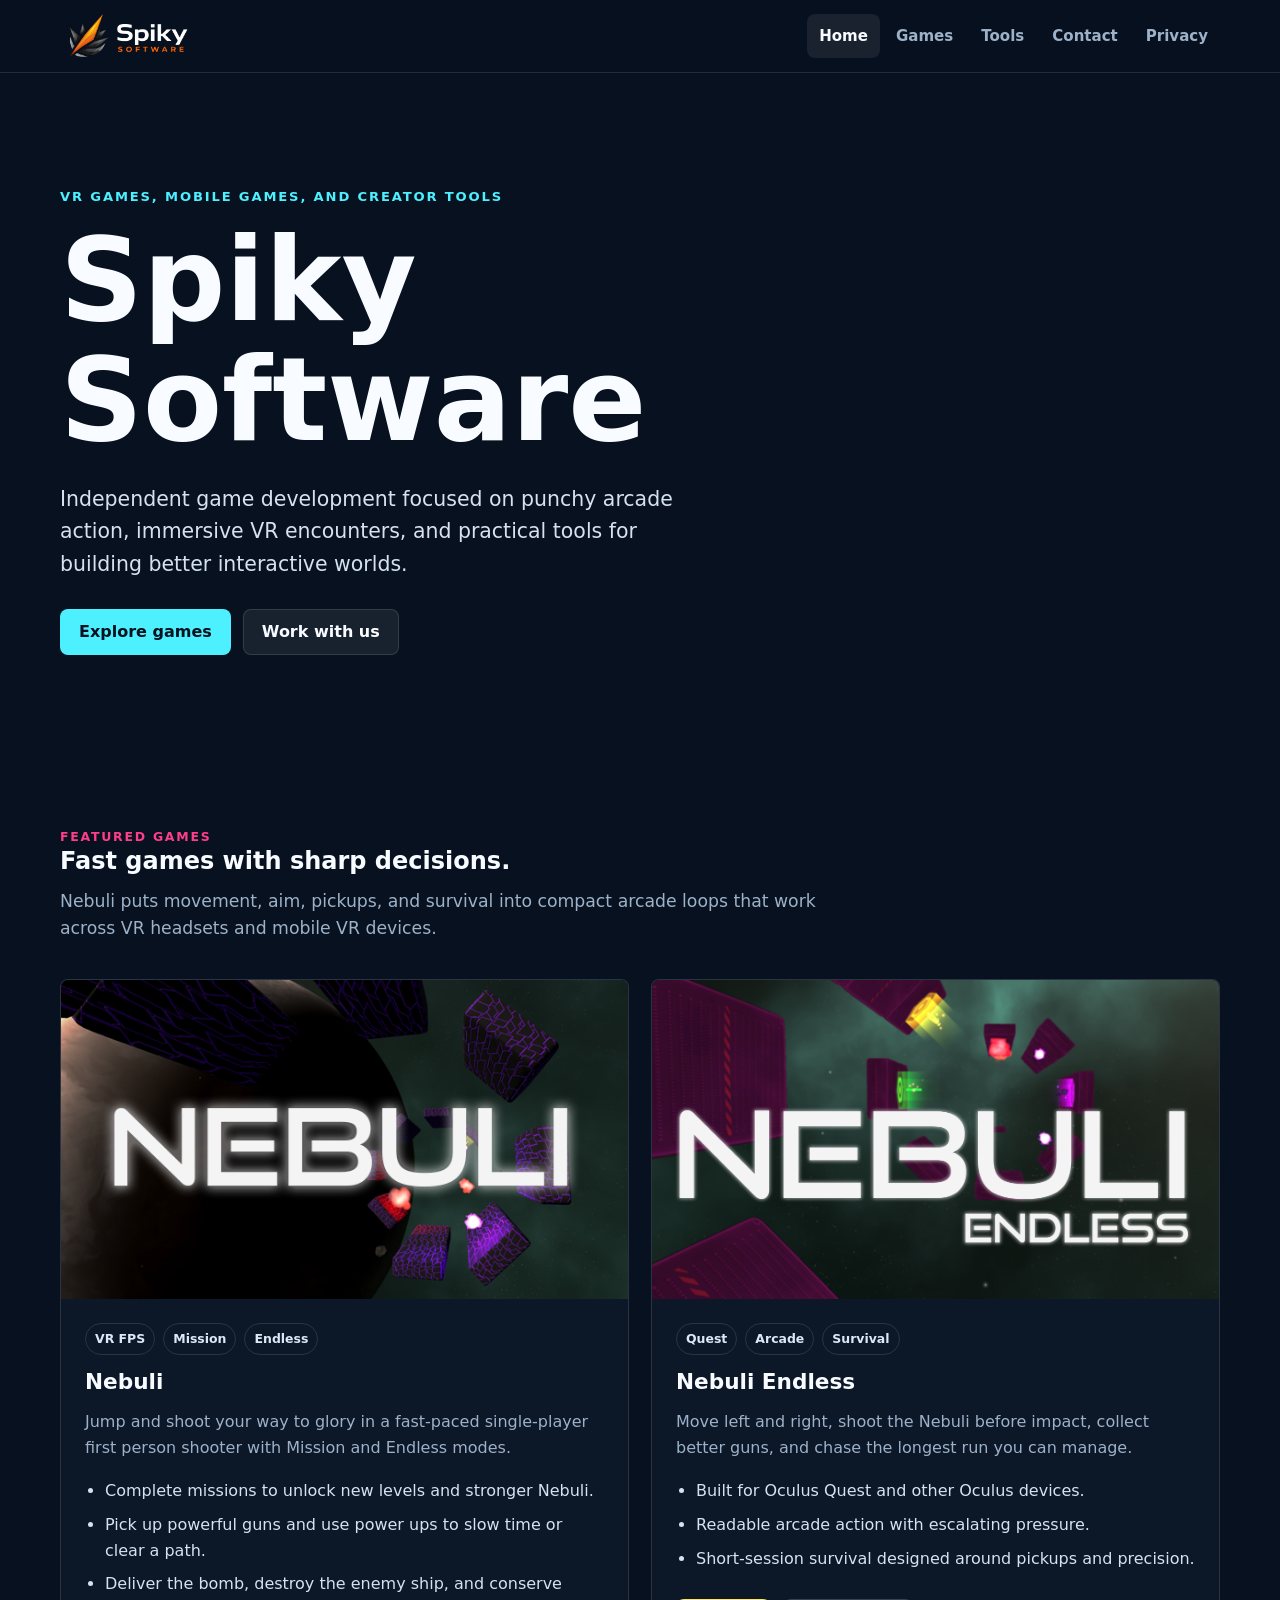
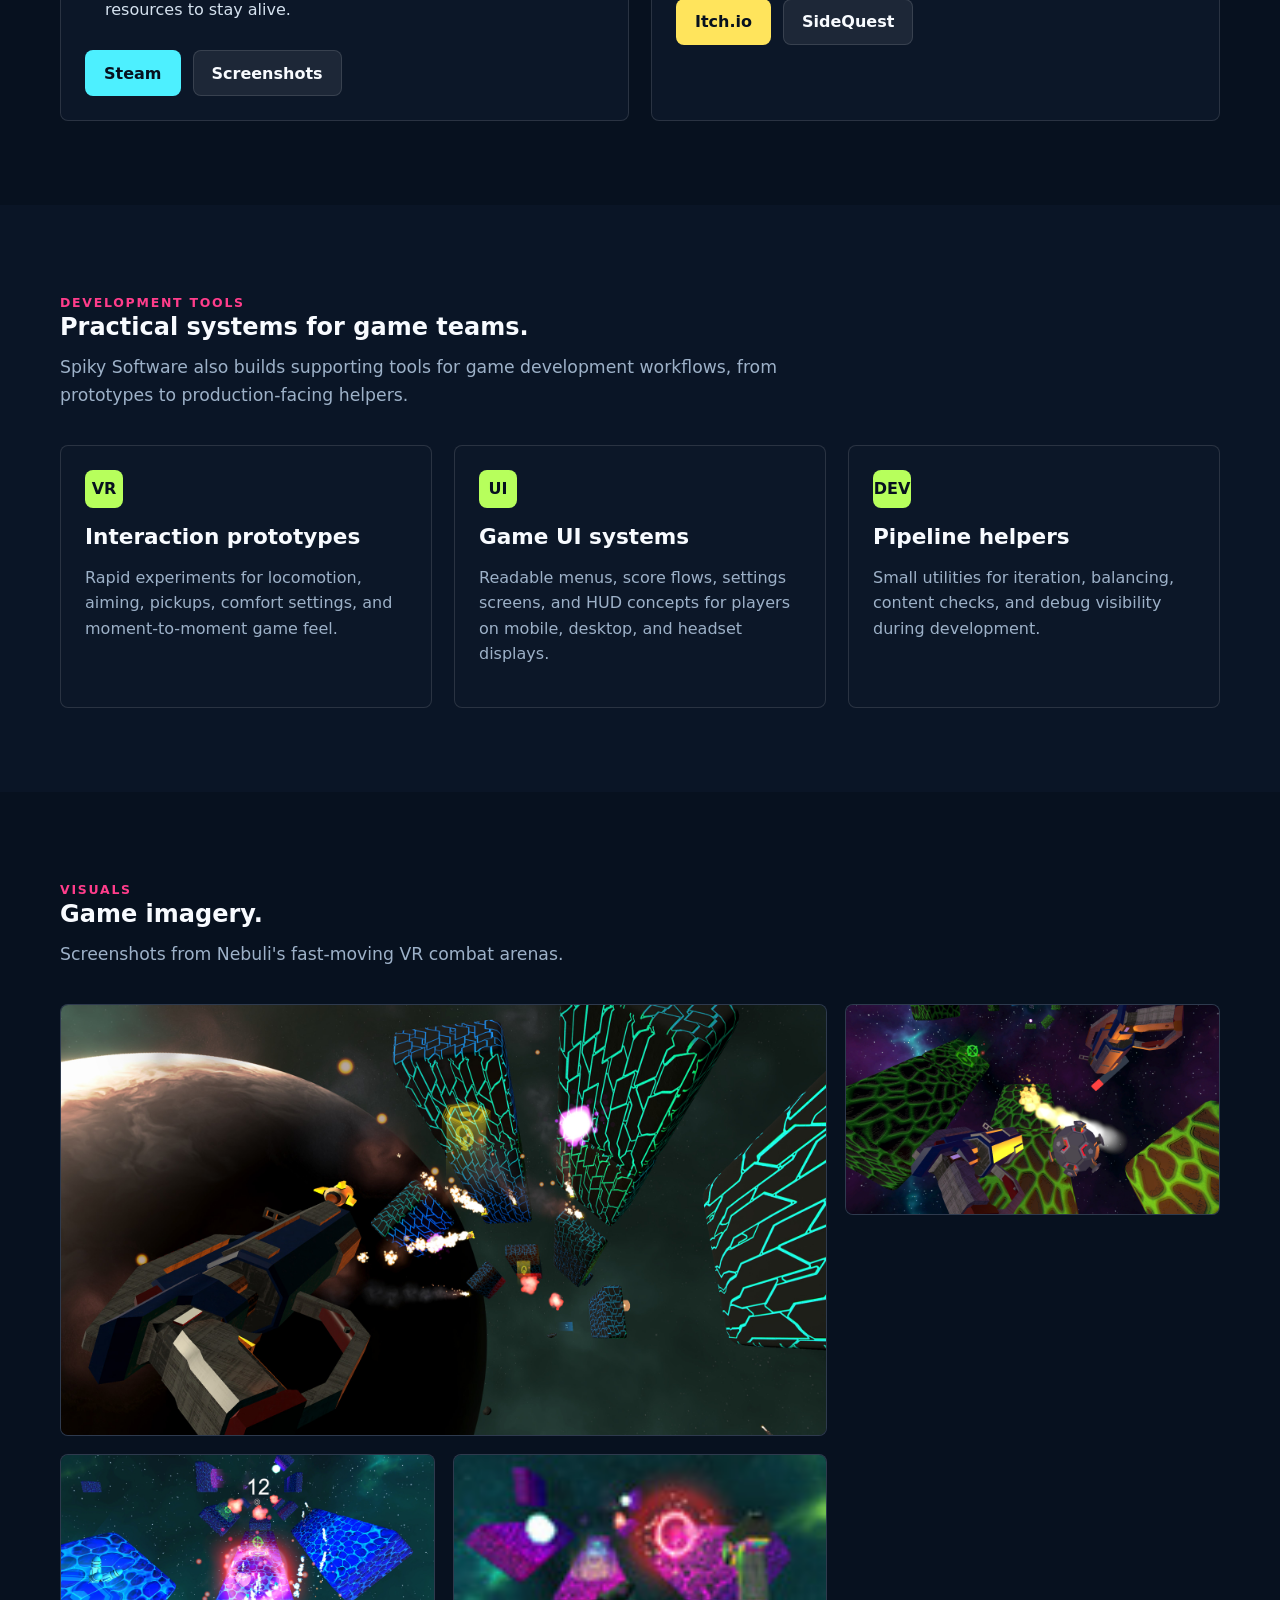
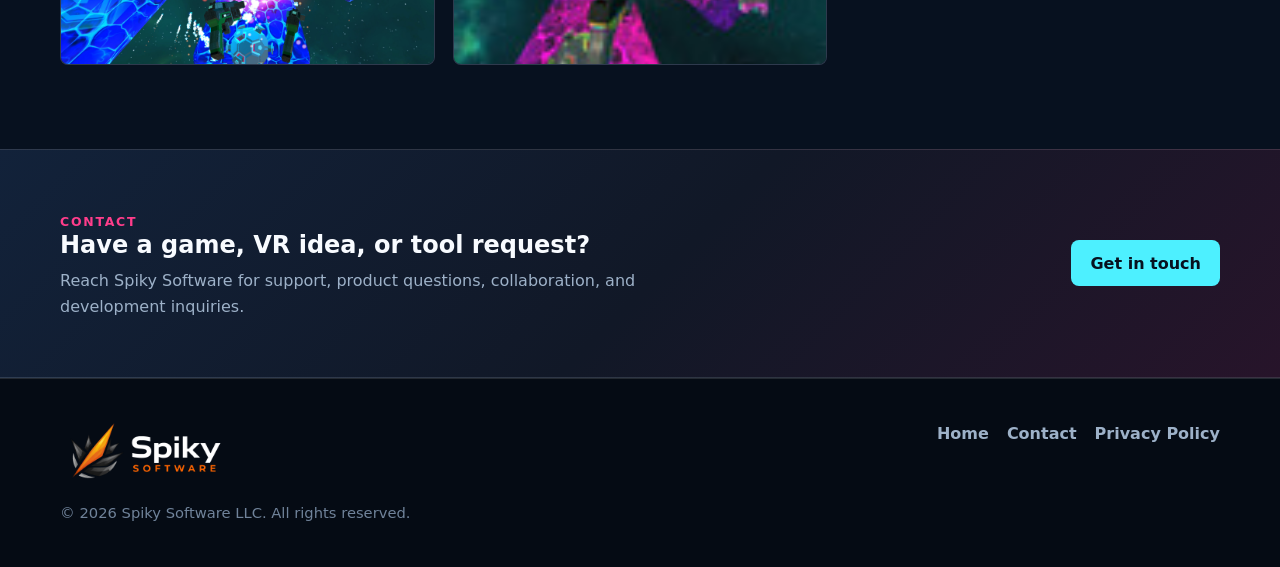
<file: index.html>
<!doctype html>
<html lang="en">
  <head>
    <meta charset="utf-8">
    <meta name="viewport" content="width=device-width, initial-scale=1">
    <meta name="description" content="Spiky Software creates VR games, mobile games, and game development tools.">
    <title>Spiky Software | VR Games, Mobile Games, and Tools</title>
    <link rel="icon" href="assets/favicon.png" type="image/png">
    <link rel="stylesheet" href="styles.css">
  </head>
  <body>
    <header class="site-header">
      <nav class="nav" aria-label="Primary navigation">
        <a class="brand" href="index.html" aria-label="Spiky Software home">
          <img class="brand-logo" src="assets/spiky-logo-full.png" alt="Spiky Software">
        </a>
        <button class="nav-toggle" type="button" aria-label="Toggle navigation" aria-expanded="false">
          <span></span>
        </button>
        <div class="nav-links">
          <a href="index.html" aria-current="page">Home</a>
          <a href="#games">Games</a>
          <a href="#tools">Tools</a>
          <a href="contact.html">Contact</a>
          <a href="/home/contact-us/privacy-policy">Privacy</a>
        </div>
      </nav>
    </header>

    <main>
      <section class="hero">
        <div class="hero-content">
          <p class="eyebrow">VR games, mobile games, and creator tools</p>
          <h1>Spiky Software</h1>
          <p class="hero-copy">Independent game development focused on punchy arcade action, immersive VR encounters, and practical tools for building better interactive worlds.</p>
          <div class="hero-actions">
            <a class="button primary" href="#games">Explore games</a>
            <a class="button secondary" href="contact.html">Work with us</a>
          </div>
        </div>
      </section>

      <section class="section" id="games">
        <div class="container">
          <div class="section-heading">
            <span class="kicker">Featured games</span>
            <h2>Fast games with sharp decisions.</h2>
            <p>Nebuli puts movement, aim, pickups, and survival into compact arcade loops that work across VR headsets and mobile VR devices.</p>
          </div>

          <div class="product-grid">
            <article class="product-card">
              <img src="assets/nebuli.png?v=1" alt="Nebuli game key art with the Nebuli logo and floating asteroid enemies">
              <div class="product-body">
                <ul class="product-meta">
                  <li>VR FPS</li>
                  <li>Mission</li>
                  <li>Endless</li>
                </ul>
                <h3>Nebuli</h3>
                <p>Jump and shoot your way to glory in a fast-paced single-player first person shooter with Mission and Endless modes.</p>
                <ul class="feature-list">
                  <li>Complete missions to unlock new levels and stronger Nebuli.</li>
                  <li>Pick up powerful guns and use power ups to slow time or clear a path.</li>
                  <li>Deliver the bomb, destroy the enemy ship, and conserve resources to stay alive.</li>
                </ul>
                <div class="action-row">
                  <a class="button primary" href="https://store.steampowered.com/app/1531290/Nebuli/" target="_blank" rel="noopener">Steam</a>
                  <a class="button secondary" href="#gallery">Screenshots</a>
                </div>
              </div>
            </article>

            <article class="product-card">
              <img src="assets/nebuli-endless.png?v=1" alt="Nebuli Endless key art with glowing logo and floating arcade obstacles">
              <div class="product-body">
                <ul class="product-meta">
                  <li>Quest</li>
                  <li>Arcade</li>
                  <li>Survival</li>
                </ul>
                <h3>Nebuli Endless</h3>
                <p>Move left and right, shoot the Nebuli before impact, collect better guns, and chase the longest run you can manage.</p>
                <ul class="feature-list">
                  <li>Built for Oculus Quest and other Oculus devices.</li>
                  <li>Readable arcade action with escalating pressure.</li>
                  <li>Short-session survival designed around pickups and precision.</li>
                </ul>
                <div class="action-row">
                  <a class="button tertiary" href="https://spikysoftware.itch.io/nebuli-endless" target="_blank" rel="noopener">Itch.io</a>
                  <a class="button secondary" href="https://sidequestvr.com/app/2231/nebuli-endless" target="_blank" rel="noopener">SideQuest</a>
                </div>
              </div>
            </article>
          </div>
        </div>
      </section>

      <section class="section alt" id="tools">
        <div class="container">
          <div class="section-heading">
            <span class="kicker">Development tools</span>
            <h2>Practical systems for game teams.</h2>
            <p>Spiky Software also builds supporting tools for game development workflows, from prototypes to production-facing helpers.</p>
          </div>
          <div class="capability-grid">
            <article class="capability">
              <strong>VR</strong>
              <h3>Interaction prototypes</h3>
              <p>Rapid experiments for locomotion, aiming, pickups, comfort settings, and moment-to-moment game feel.</p>
            </article>
            <article class="capability">
              <strong>UI</strong>
              <h3>Game UI systems</h3>
              <p>Readable menus, score flows, settings screens, and HUD concepts for players on mobile, desktop, and headset displays.</p>
            </article>
            <article class="capability">
              <strong>DEV</strong>
              <h3>Pipeline helpers</h3>
              <p>Small utilities for iteration, balancing, content checks, and debug visibility during development.</p>
            </article>
          </div>
        </div>
      </section>

      <section class="section" id="gallery">
        <div class="container">
          <div class="section-heading">
            <span class="kicker">Visuals</span>
            <h2>Game imagery.</h2>
            <p>Screenshots from Nebuli's fast-moving VR combat arenas.</p>
          </div>
          <div class="gallery">
            <img class="gallery-featured" src="assets/gallery-nebuli-01.jpg" alt="Nebuli gameplay screenshot showing a ship firing at glowing enemies near a planet">
            <img src="assets/gallery-nebuli-02.jpg" alt="Nebuli gameplay screenshot showing ships, green platforms, and a bomb in space">
            <img src="assets/gallery-nebuli-03.jpg" alt="Nebuli gameplay screenshot showing first-person weapons and blue platforms in a star field">
            <img src="assets/gallery-nebuli-thumb.jpg" alt="Nebuli gameplay thumbnail with neon targets and platforms">
          </div>
        </div>
      </section>

      <section class="cta-band">
        <div class="cta-content">
          <div>
            <span class="kicker">Contact</span>
            <h2>Have a game, VR idea, or tool request?</h2>
            <p>Reach Spiky Software for support, product questions, collaboration, and development inquiries.</p>
          </div>
          <a class="button primary" href="contact.html">Get in touch</a>
        </div>
      </section>
    </main>

    <footer class="site-footer">
      <div class="footer-grid">
        <div>
          <a class="brand" href="index.html">
            <img class="brand-logo" src="assets/spiky-logo-full.png" alt="Spiky Software">
          </a>
          <p class="copyright">&copy; 2026 Spiky Software LLC. All rights reserved.</p>
        </div>
        <div class="footer-links">
          <a href="index.html">Home</a>
          <a href="contact.html">Contact</a>
          <a href="/home/contact-us/privacy-policy">Privacy Policy</a>
        </div>
      </div>
    </footer>
    <script src="script.js"></script>
  </body>
</html>
</file>
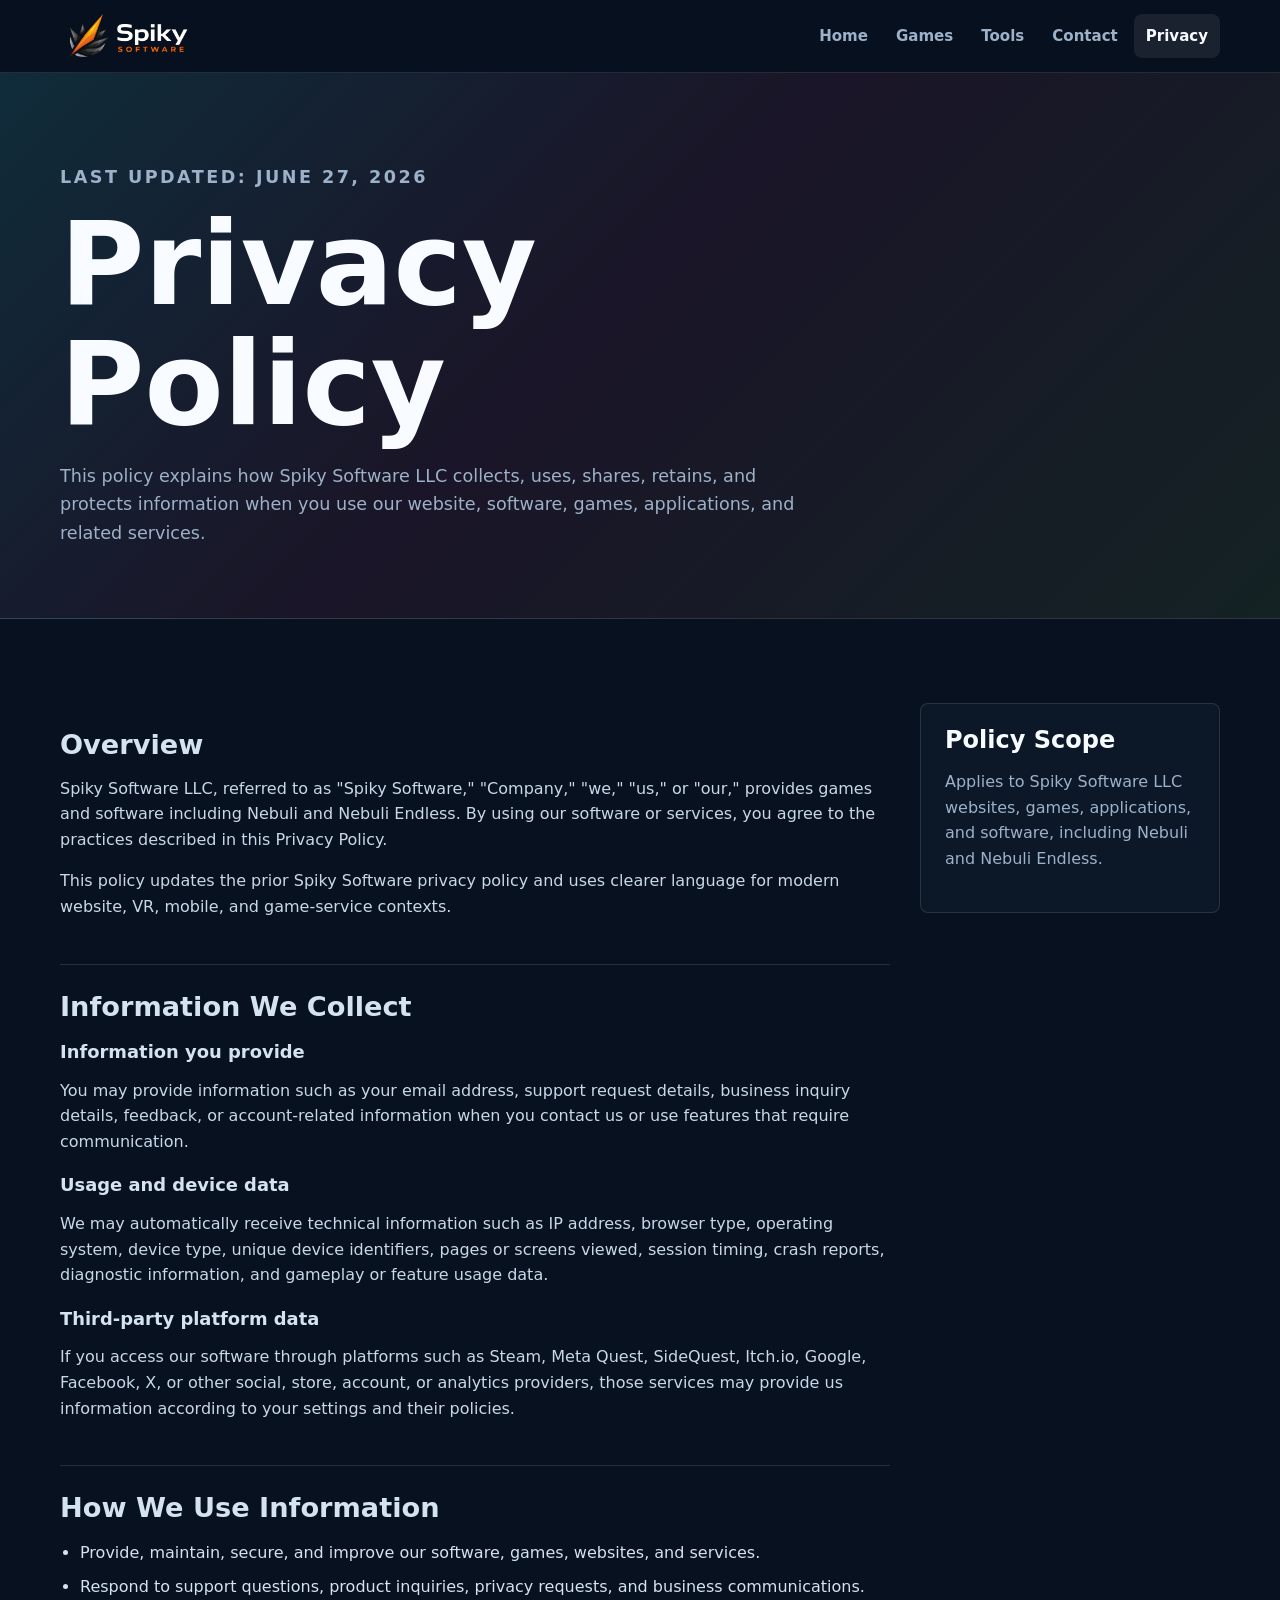
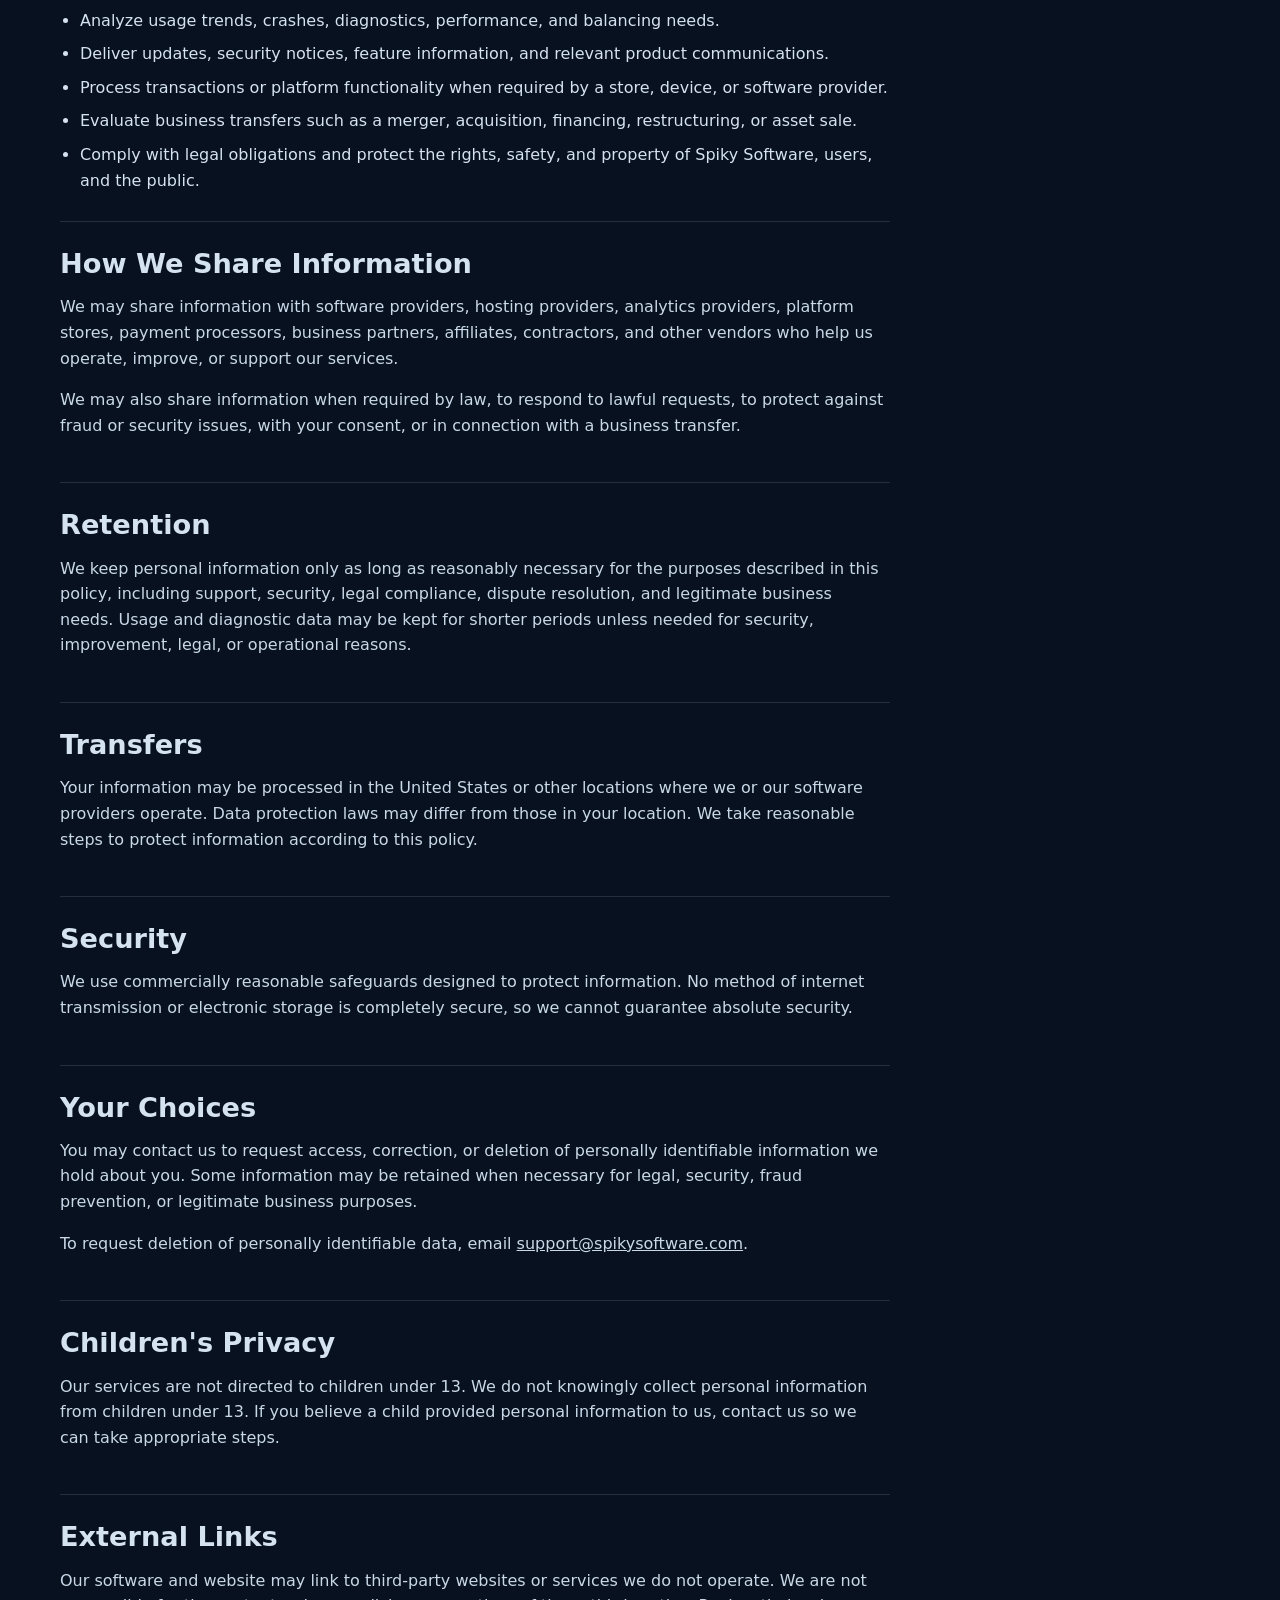
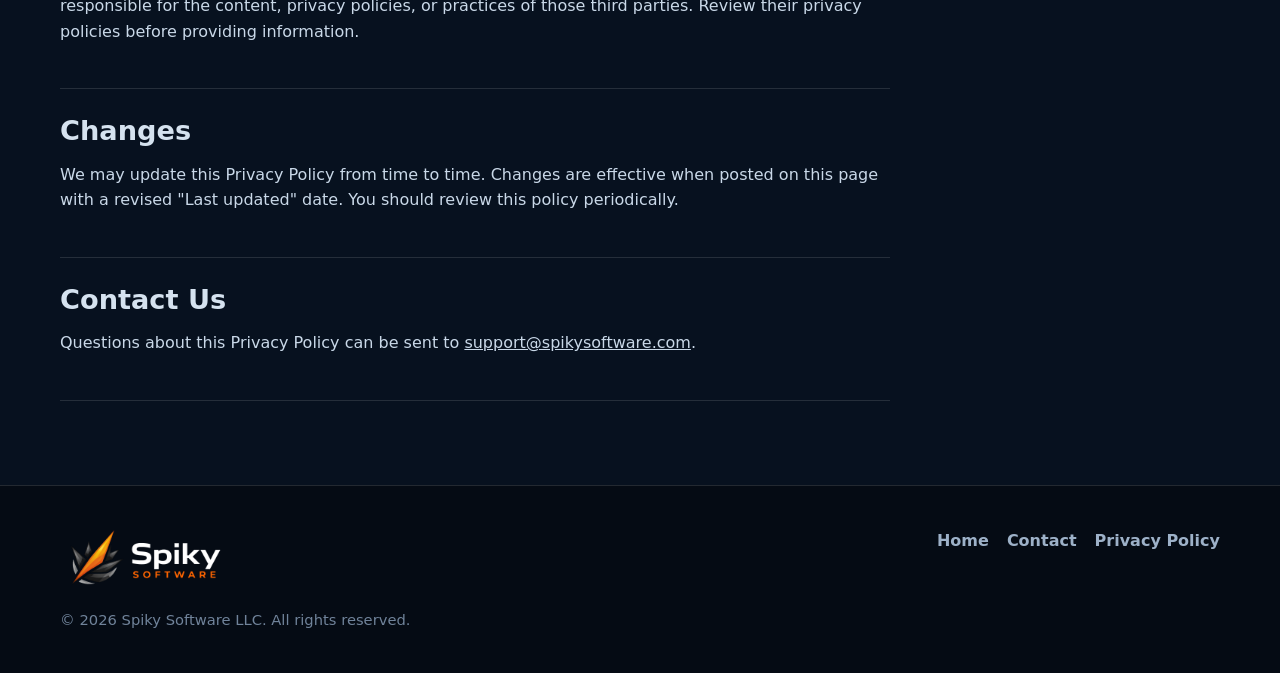
<file: home/contact-us/privacy-policy-nebuli/index.html>
<!doctype html>
<html lang="en">
  <head>
    <meta charset="utf-8">
    <meta name="viewport" content="width=device-width, initial-scale=1">
    <meta name="description" content="Updated privacy policy for Spiky Software LLC software, games, websites, and related services.">
    <title>Privacy Policy | Spiky Software</title>
    <link rel="icon" href="/assets/favicon.png" type="image/png">
    <link rel="stylesheet" href="/styles.css">
  </head>
  <body>
    <header class="site-header">
      <nav class="nav" aria-label="Primary navigation">
        <a class="brand" href="/index.html">
          <img class="brand-logo" src="/assets/spiky-logo-full.png" alt="Spiky Software">
        </a>
        <button class="nav-toggle" type="button" aria-label="Toggle navigation" aria-expanded="false">
          <span></span>
        </button>
        <div class="nav-links">
          <a href="/index.html">Home</a>
          <a href="/index.html#games">Games</a>
          <a href="/index.html#tools">Tools</a>
          <a href="/contact.html">Contact</a>
          <a href="/home/contact-us/privacy-policy" aria-current="page">Privacy</a>
        </div>
      </nav>
    </header>

    <main>
      <section class="page-hero">
        <div class="container">
          <p class="eyebrow">Last updated: June 27, 2026</p>
          <h1>Privacy Policy</h1>
          <p>This policy explains how Spiky Software LLC collects, uses, shares, retains, and protects information when you use our website, software, games, applications, and related services.</p>
        </div>
      </section>

      <section class="section">
        <div class="container policy-layout">
          <article class="policy-doc">
            <section>
              <h2>Overview</h2>
              <p>Spiky Software LLC, referred to as "Spiky Software," "Company," "we," "us," or "our," provides games and software including Nebuli and Nebuli Endless. By using our software or services, you agree to the practices described in this Privacy Policy.</p>
              <p>This policy updates the prior Spiky Software privacy policy and uses clearer language for modern website, VR, mobile, and game-service contexts.</p>
            </section>

            <section>
              <h2>Information We Collect</h2>
              <h3>Information you provide</h3>
              <p>You may provide information such as your email address, support request details, business inquiry details, feedback, or account-related information when you contact us or use features that require communication.</p>
              <h3>Usage and device data</h3>
              <p>We may automatically receive technical information such as IP address, browser type, operating system, device type, unique device identifiers, pages or screens viewed, session timing, crash reports, diagnostic information, and gameplay or feature usage data.</p>
              <h3>Third-party platform data</h3>
              <p>If you access our software through platforms such as Steam, Meta Quest, SideQuest, Itch.io, Google, Facebook, X, or other social, store, account, or analytics providers, those services may provide us information according to your settings and their policies.</p>
            </section>

            <section>
              <h2>How We Use Information</h2>
              <ul class="policy-list">
                <li>Provide, maintain, secure, and improve our software, games, websites, and services.</li>
                <li>Respond to support questions, product inquiries, privacy requests, and business communications.</li>
                <li>Analyze usage trends, crashes, diagnostics, performance, and balancing needs.</li>
                <li>Deliver updates, security notices, feature information, and relevant product communications.</li>
                <li>Process transactions or platform functionality when required by a store, device, or software provider.</li>
                <li>Evaluate business transfers such as a merger, acquisition, financing, restructuring, or asset sale.</li>
                <li>Comply with legal obligations and protect the rights, safety, and property of Spiky Software, users, and the public.</li>
              </ul>
            </section>

            <section>
              <h2>How We Share Information</h2>
              <p>We may share information with software providers, hosting providers, analytics providers, platform stores, payment processors, business partners, affiliates, contractors, and other vendors who help us operate, improve, or support our services.</p>
              <p>We may also share information when required by law, to respond to lawful requests, to protect against fraud or security issues, with your consent, or in connection with a business transfer.</p>
            </section>

            <section>
              <h2>Retention</h2>
              <p>We keep personal information only as long as reasonably necessary for the purposes described in this policy, including support, security, legal compliance, dispute resolution, and legitimate business needs. Usage and diagnostic data may be kept for shorter periods unless needed for security, improvement, legal, or operational reasons.</p>
            </section>

            <section>
              <h2>Transfers</h2>
              <p>Your information may be processed in the United States or other locations where we or our software providers operate. Data protection laws may differ from those in your location. We take reasonable steps to protect information according to this policy.</p>
            </section>

            <section>
              <h2>Security</h2>
              <p>We use commercially reasonable safeguards designed to protect information. No method of internet transmission or electronic storage is completely secure, so we cannot guarantee absolute security.</p>
            </section>

            <section>
              <h2>Your Choices</h2>
              <p>You may contact us to request access, correction, or deletion of personally identifiable information we hold about you. Some information may be retained when necessary for legal, security, fraud prevention, or legitimate business purposes.</p>
              <p>To request deletion of personally identifiable data, email <a href="mailto:support@spikysoftware.com">support@spikysoftware.com</a>.</p>
            </section>

            <section>
              <h2>Children's Privacy</h2>
              <p>Our services are not directed to children under 13. We do not knowingly collect personal information from children under 13. If you believe a child provided personal information to us, contact us so we can take appropriate steps.</p>
            </section>

            <section>
              <h2>External Links</h2>
              <p>Our software and website may link to third-party websites or services we do not operate. We are not responsible for the content, privacy policies, or practices of those third parties. Review their privacy policies before providing information.</p>
            </section>

            <section>
              <h2>Changes</h2>
              <p>We may update this Privacy Policy from time to time. Changes are effective when posted on this page with a revised "Last updated" date. You should review this policy periodically.</p>
            </section>

            <section>
              <h2>Contact Us</h2>
              <p>Questions about this Privacy Policy can be sent to <a href="mailto:support@spikysoftware.com">support@spikysoftware.com</a>.</p>
            </section>
          </article>

          <aside class="policy-aside">
            <h2>Policy Scope</h2>
            <p>Applies to Spiky Software LLC websites, games, applications, and software, including Nebuli and Nebuli Endless.</p>
          </aside>
        </div>
      </section>
    </main>

    <footer class="site-footer">
      <div class="footer-grid">
        <div>
          <a class="brand" href="/index.html">
            <img class="brand-logo" src="/assets/spiky-logo-full.png" alt="Spiky Software">
          </a>
          <p class="copyright">&copy; 2026 Spiky Software LLC. All rights reserved.</p>
        </div>
        <div class="footer-links">
          <a href="/index.html">Home</a>
          <a href="/contact.html">Contact</a>
          <a href="/home/contact-us/privacy-policy">Privacy Policy</a>
        </div>
      </div>
    </footer>
    <script src="/script.js"></script>
  </body>
</html>
</file>
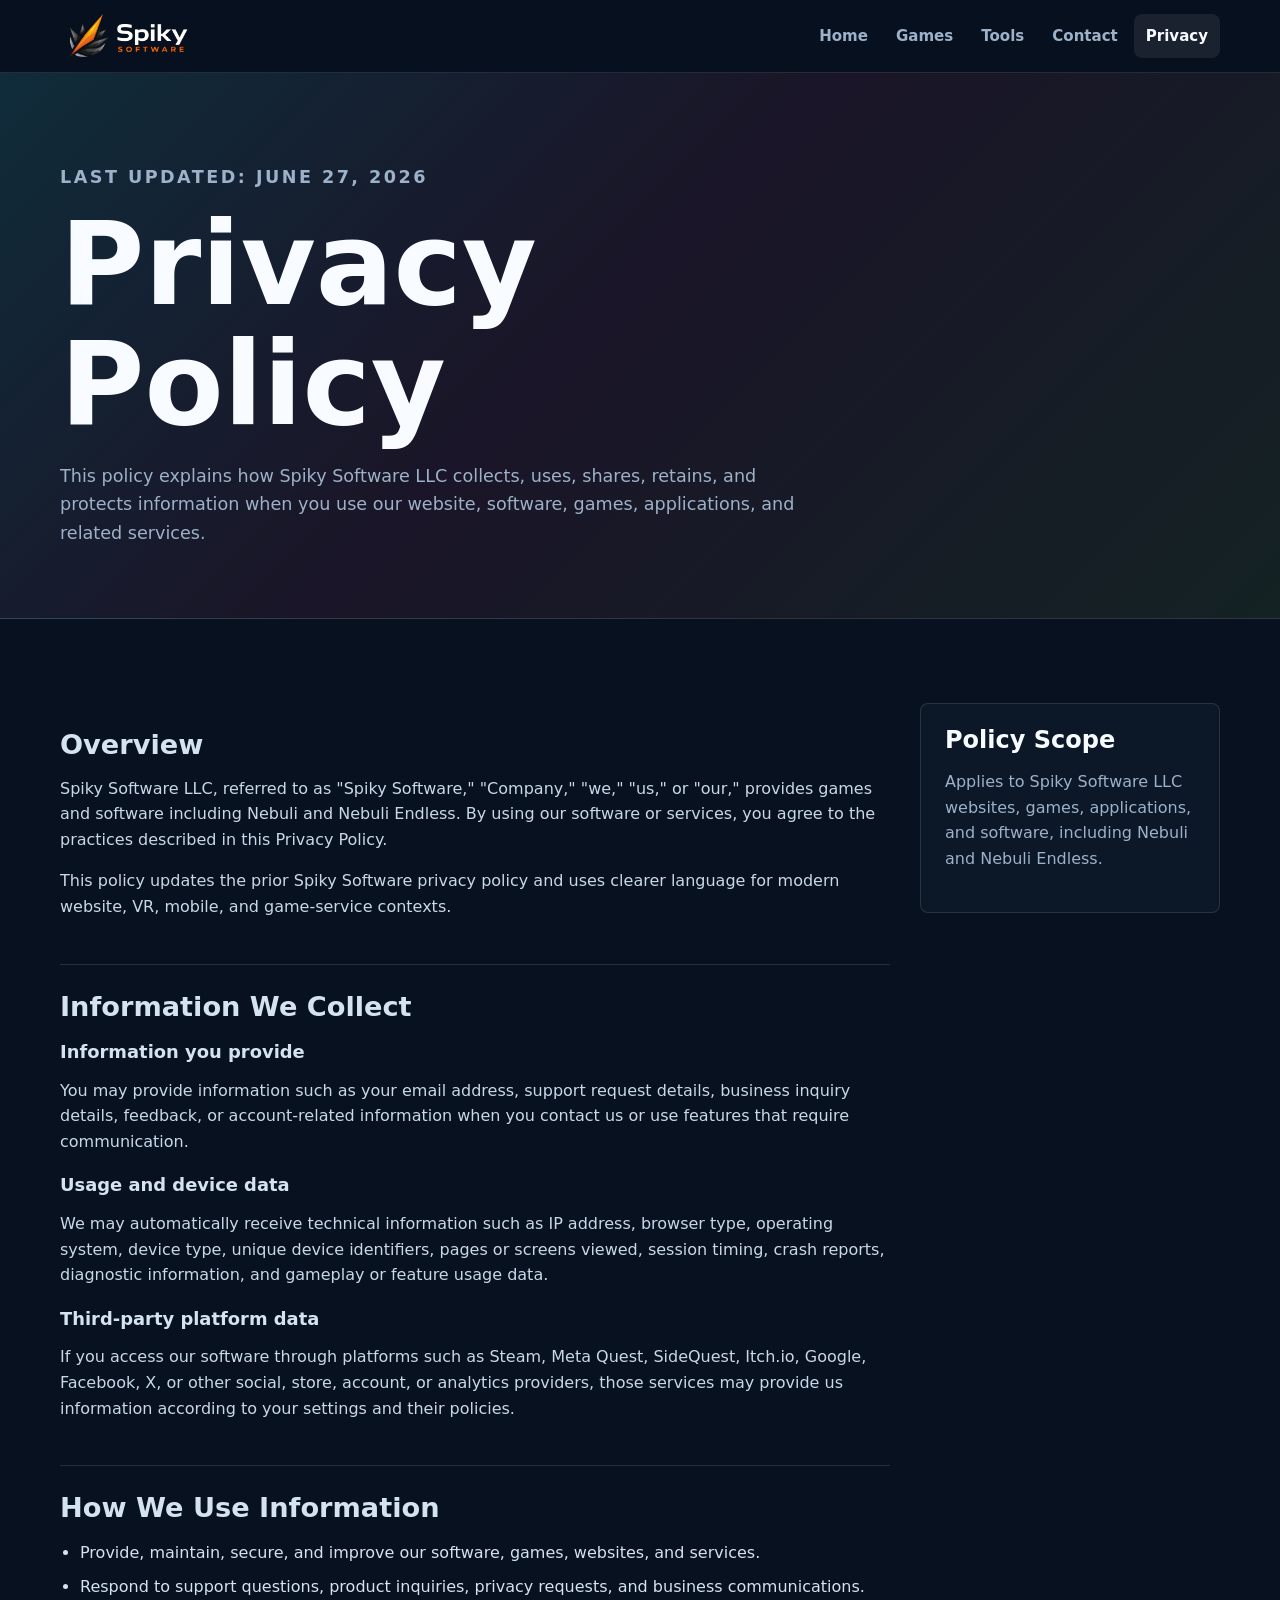
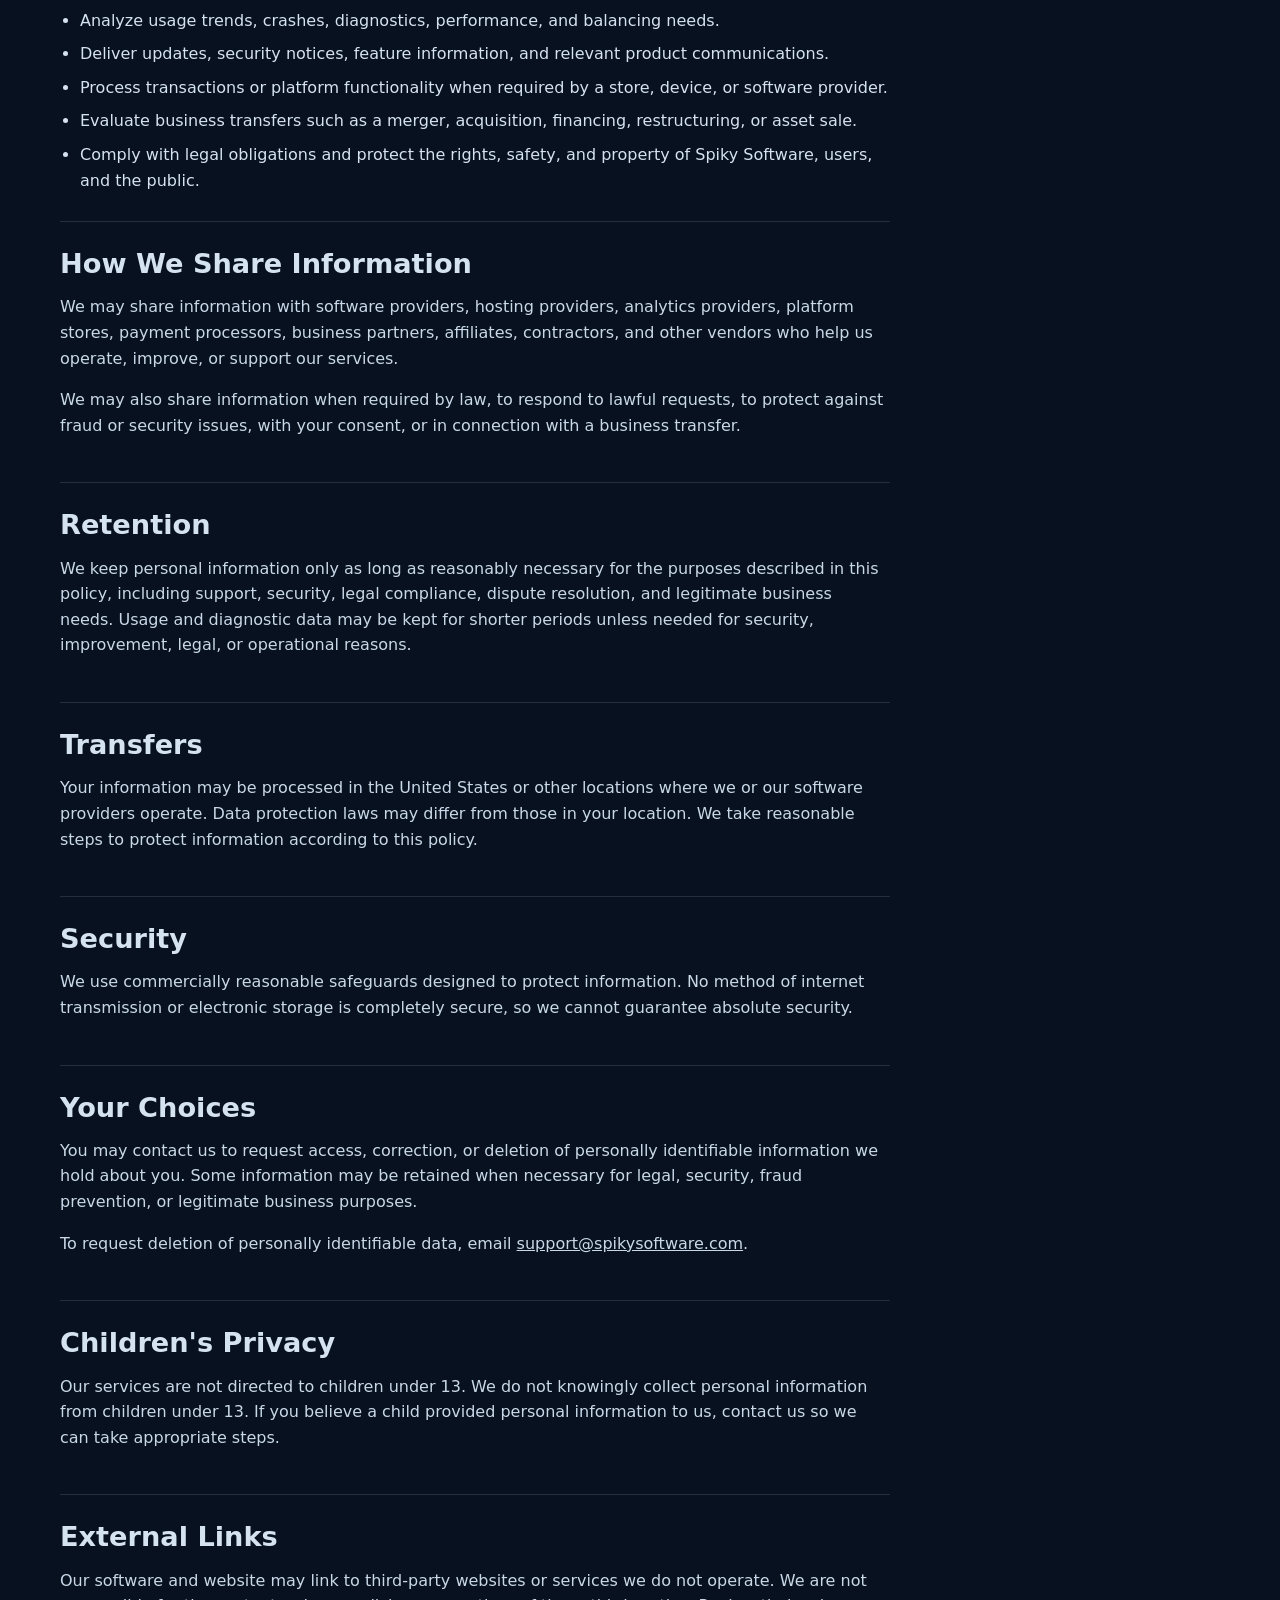
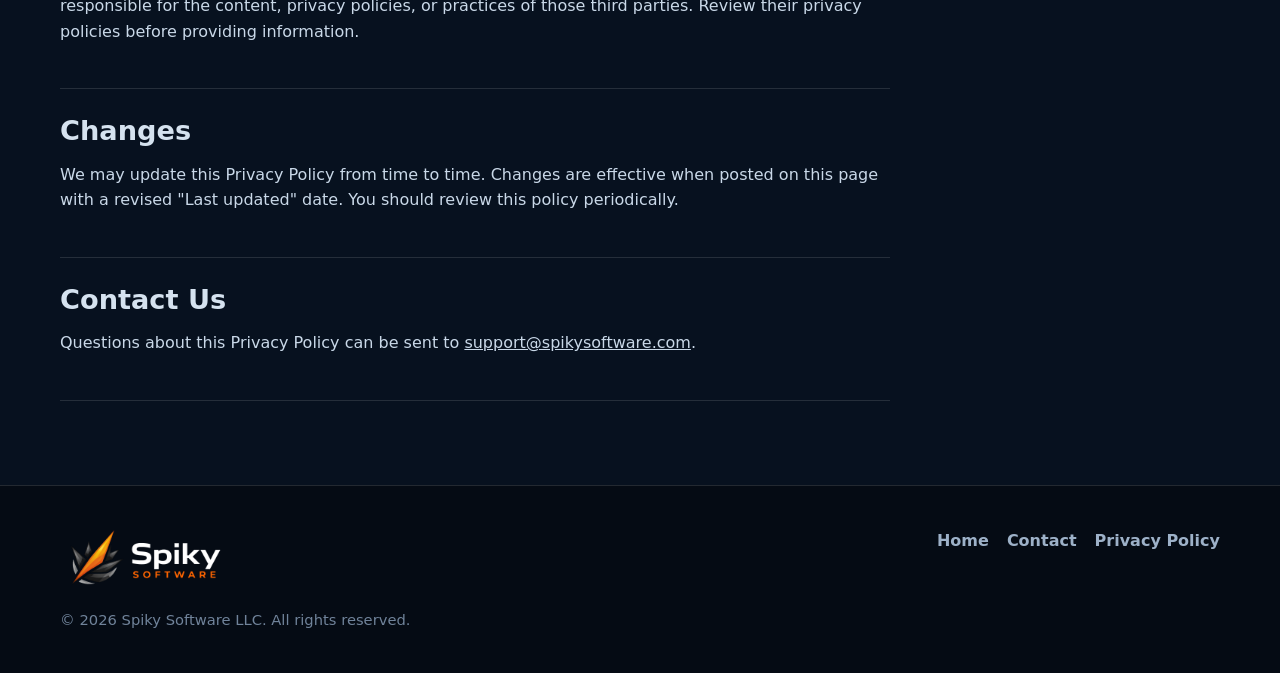
<file: home/contact-us/privacy-policy/index.html>
<!doctype html>
<html lang="en">
  <head>
    <meta charset="utf-8">
    <meta name="viewport" content="width=device-width, initial-scale=1">
    <meta name="description" content="Updated privacy policy for Spiky Software LLC software, games, websites, and related services.">
    <title>Privacy Policy | Spiky Software</title>
    <link rel="icon" href="/assets/favicon.png" type="image/png">
    <link rel="stylesheet" href="/styles.css">
  </head>
  <body>
    <header class="site-header">
      <nav class="nav" aria-label="Primary navigation">
        <a class="brand" href="/index.html">
          <img class="brand-logo" src="/assets/spiky-logo-full.png" alt="Spiky Software">
        </a>
        <button class="nav-toggle" type="button" aria-label="Toggle navigation" aria-expanded="false">
          <span></span>
        </button>
        <div class="nav-links">
          <a href="/index.html">Home</a>
          <a href="/index.html#games">Games</a>
          <a href="/index.html#tools">Tools</a>
          <a href="/contact.html">Contact</a>
          <a href="/home/contact-us/privacy-policy" aria-current="page">Privacy</a>
        </div>
      </nav>
    </header>

    <main>
      <section class="page-hero">
        <div class="container">
          <p class="eyebrow">Last updated: June 27, 2026</p>
          <h1>Privacy Policy</h1>
          <p>This policy explains how Spiky Software LLC collects, uses, shares, retains, and protects information when you use our website, software, games, applications, and related services.</p>
        </div>
      </section>

      <section class="section">
        <div class="container policy-layout">
          <article class="policy-doc">
            <section>
              <h2>Overview</h2>
              <p>Spiky Software LLC, referred to as "Spiky Software," "Company," "we," "us," or "our," provides games and software including Nebuli and Nebuli Endless. By using our software or services, you agree to the practices described in this Privacy Policy.</p>
              <p>This policy updates the prior Spiky Software privacy policy and uses clearer language for modern website, VR, mobile, and game-service contexts.</p>
            </section>

            <section>
              <h2>Information We Collect</h2>
              <h3>Information you provide</h3>
              <p>You may provide information such as your email address, support request details, business inquiry details, feedback, or account-related information when you contact us or use features that require communication.</p>
              <h3>Usage and device data</h3>
              <p>We may automatically receive technical information such as IP address, browser type, operating system, device type, unique device identifiers, pages or screens viewed, session timing, crash reports, diagnostic information, and gameplay or feature usage data.</p>
              <h3>Third-party platform data</h3>
              <p>If you access our software through platforms such as Steam, Meta Quest, SideQuest, Itch.io, Google, Facebook, X, or other social, store, account, or analytics providers, those services may provide us information according to your settings and their policies.</p>
            </section>

            <section>
              <h2>How We Use Information</h2>
              <ul class="policy-list">
                <li>Provide, maintain, secure, and improve our software, games, websites, and services.</li>
                <li>Respond to support questions, product inquiries, privacy requests, and business communications.</li>
                <li>Analyze usage trends, crashes, diagnostics, performance, and balancing needs.</li>
                <li>Deliver updates, security notices, feature information, and relevant product communications.</li>
                <li>Process transactions or platform functionality when required by a store, device, or software provider.</li>
                <li>Evaluate business transfers such as a merger, acquisition, financing, restructuring, or asset sale.</li>
                <li>Comply with legal obligations and protect the rights, safety, and property of Spiky Software, users, and the public.</li>
              </ul>
            </section>

            <section>
              <h2>How We Share Information</h2>
              <p>We may share information with software providers, hosting providers, analytics providers, platform stores, payment processors, business partners, affiliates, contractors, and other vendors who help us operate, improve, or support our services.</p>
              <p>We may also share information when required by law, to respond to lawful requests, to protect against fraud or security issues, with your consent, or in connection with a business transfer.</p>
            </section>

            <section>
              <h2>Retention</h2>
              <p>We keep personal information only as long as reasonably necessary for the purposes described in this policy, including support, security, legal compliance, dispute resolution, and legitimate business needs. Usage and diagnostic data may be kept for shorter periods unless needed for security, improvement, legal, or operational reasons.</p>
            </section>

            <section>
              <h2>Transfers</h2>
              <p>Your information may be processed in the United States or other locations where we or our software providers operate. Data protection laws may differ from those in your location. We take reasonable steps to protect information according to this policy.</p>
            </section>

            <section>
              <h2>Security</h2>
              <p>We use commercially reasonable safeguards designed to protect information. No method of internet transmission or electronic storage is completely secure, so we cannot guarantee absolute security.</p>
            </section>

            <section>
              <h2>Your Choices</h2>
              <p>You may contact us to request access, correction, or deletion of personally identifiable information we hold about you. Some information may be retained when necessary for legal, security, fraud prevention, or legitimate business purposes.</p>
              <p>To request deletion of personally identifiable data, email <a href="mailto:support@spikysoftware.com">support@spikysoftware.com</a>.</p>
            </section>

            <section>
              <h2>Children's Privacy</h2>
              <p>Our services are not directed to children under 13. We do not knowingly collect personal information from children under 13. If you believe a child provided personal information to us, contact us so we can take appropriate steps.</p>
            </section>

            <section>
              <h2>External Links</h2>
              <p>Our software and website may link to third-party websites or services we do not operate. We are not responsible for the content, privacy policies, or practices of those third parties. Review their privacy policies before providing information.</p>
            </section>

            <section>
              <h2>Changes</h2>
              <p>We may update this Privacy Policy from time to time. Changes are effective when posted on this page with a revised "Last updated" date. You should review this policy periodically.</p>
            </section>

            <section>
              <h2>Contact Us</h2>
              <p>Questions about this Privacy Policy can be sent to <a href="mailto:support@spikysoftware.com">support@spikysoftware.com</a>.</p>
            </section>
          </article>

          <aside class="policy-aside">
            <h2>Policy Scope</h2>
            <p>Applies to Spiky Software LLC websites, games, applications, and software, including Nebuli and Nebuli Endless.</p>
          </aside>
        </div>
      </section>
    </main>

    <footer class="site-footer">
      <div class="footer-grid">
        <div>
          <a class="brand" href="/index.html">
            <img class="brand-logo" src="/assets/spiky-logo-full.png" alt="Spiky Software">
          </a>
          <p class="copyright">&copy; 2026 Spiky Software LLC. All rights reserved.</p>
        </div>
        <div class="footer-links">
          <a href="/index.html">Home</a>
          <a href="/contact.html">Contact</a>
          <a href="/home/contact-us/privacy-policy">Privacy Policy</a>
        </div>
      </div>
    </footer>
    <script src="/script.js"></script>
  </body>
</html>
</file>
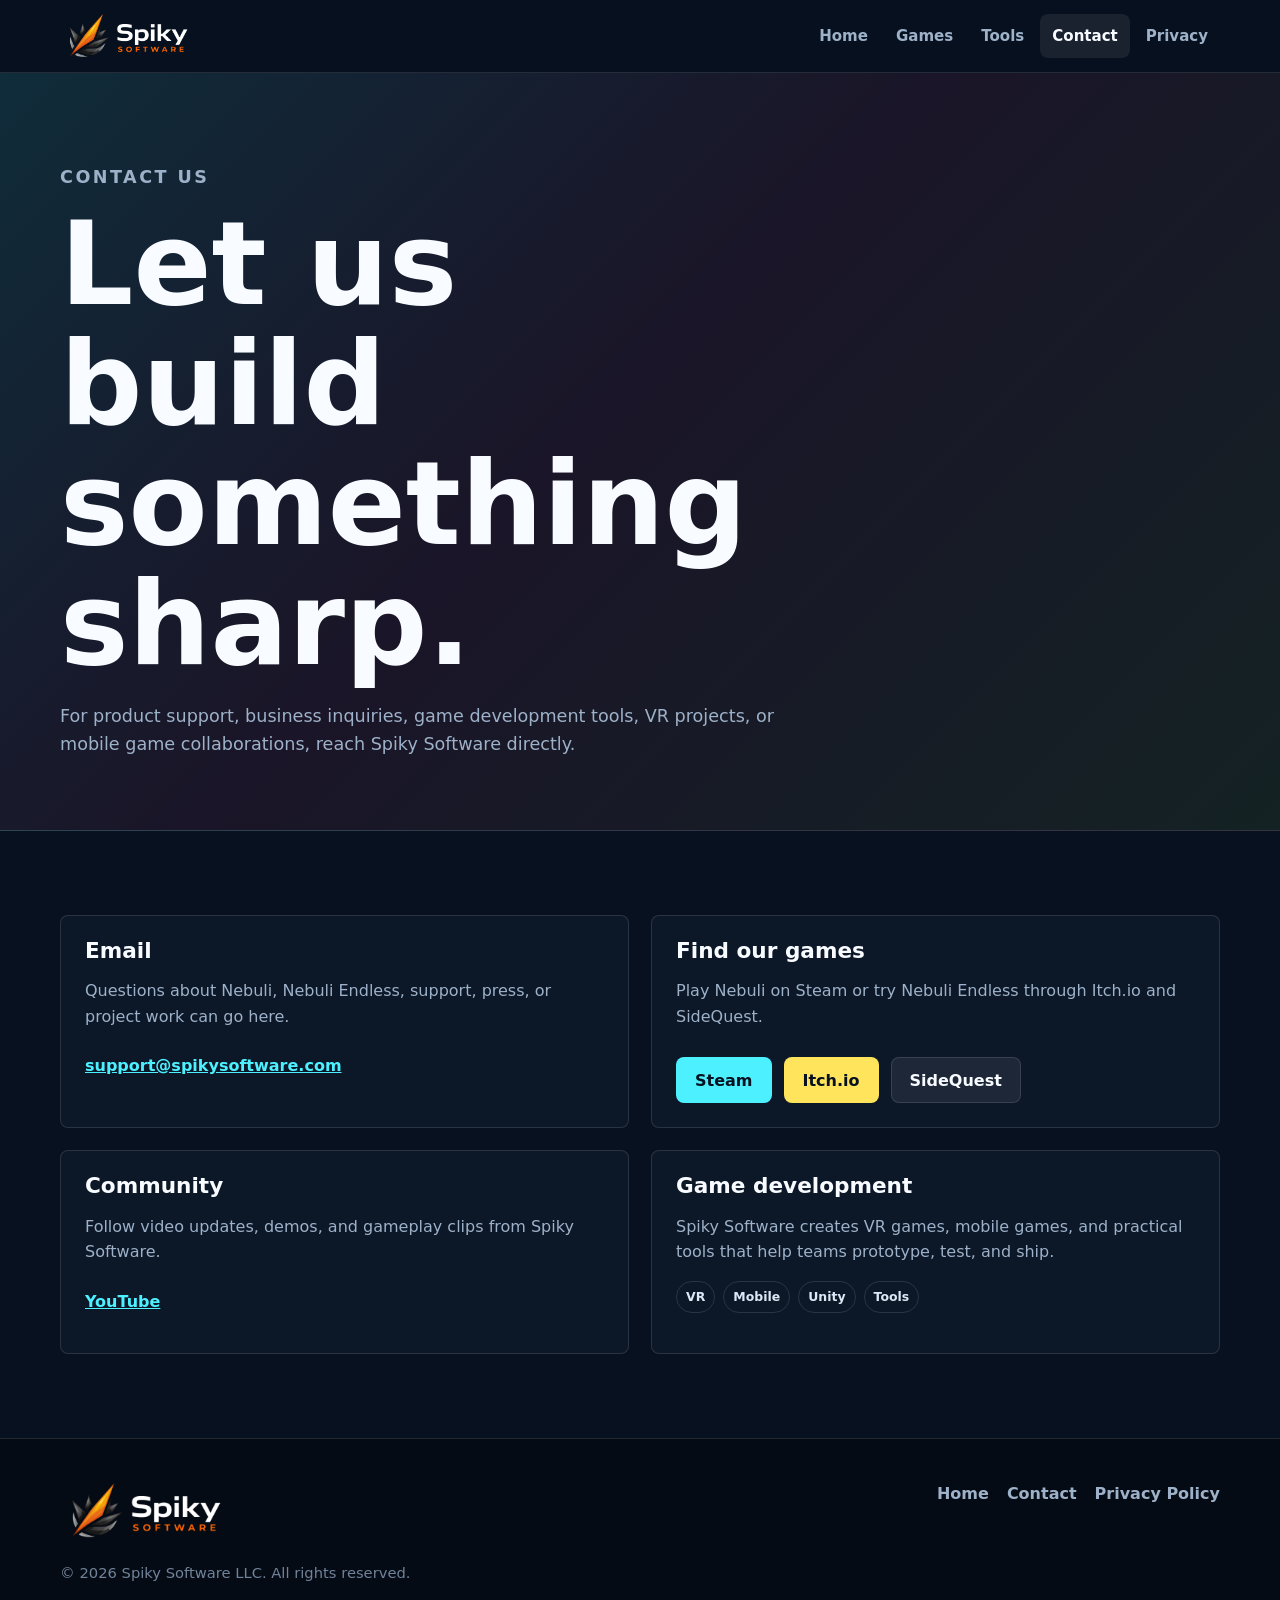
<file: contact.html>
<!doctype html>
<html lang="en">
  <head>
    <meta charset="utf-8">
    <meta name="viewport" content="width=device-width, initial-scale=1">
    <meta name="description" content="Contact Spiky Software for game support, VR projects, mobile games, and development tools.">
    <title>Contact | Spiky Software</title>
    <link rel="icon" href="assets/favicon.png" type="image/png">
    <link rel="stylesheet" href="styles.css">
  </head>
  <body>
    <header class="site-header">
      <nav class="nav" aria-label="Primary navigation">
        <a class="brand" href="index.html">
          <img class="brand-logo" src="assets/spiky-logo-full.png" alt="Spiky Software">
        </a>
        <button class="nav-toggle" type="button" aria-label="Toggle navigation" aria-expanded="false">
          <span></span>
        </button>
        <div class="nav-links">
          <a href="index.html">Home</a>
          <a href="index.html#games">Games</a>
          <a href="index.html#tools">Tools</a>
          <a href="contact.html" aria-current="page">Contact</a>
          <a href="/home/contact-us/privacy-policy">Privacy</a>
        </div>
      </nav>
    </header>

    <main>
      <section class="page-hero">
        <div class="container">
          <p class="eyebrow">Contact us</p>
          <h1>Let us build something sharp.</h1>
          <p>For product support, business inquiries, game development tools, VR projects, or mobile game collaborations, reach Spiky Software directly.</p>
        </div>
      </section>

      <section class="section">
        <div class="container contact-grid">
          <article class="contact-panel">
            <h2>Email</h2>
            <p>Questions about Nebuli, Nebuli Endless, support, press, or project work can go here.</p>
            <a class="contact-link" href="mailto:support@spikysoftware.com">support@spikysoftware.com</a>
          </article>
          <article class="contact-panel">
            <h2>Find our games</h2>
            <p>Play Nebuli on Steam or try Nebuli Endless through Itch.io and SideQuest.</p>
            <div class="action-row">
              <a class="button primary" href="https://store.steampowered.com/app/1531290/Nebuli/" target="_blank" rel="noopener">Steam</a>
              <a class="button tertiary" href="https://spikysoftware.itch.io/nebuli-endless" target="_blank" rel="noopener">Itch.io</a>
              <a class="button secondary" href="https://sidequestvr.com/app/2231/nebuli-endless" target="_blank" rel="noopener">SideQuest</a>
            </div>
          </article>
          <article class="contact-panel">
            <h2>Community</h2>
            <p>Follow video updates, demos, and gameplay clips from Spiky Software.</p>
            <a class="contact-link" href="https://www.youtube.com/@spikysoftware1859" target="_blank" rel="noopener">YouTube</a>
          </article>
          <article class="contact-panel">
            <h2>Game development</h2>
            <p>Spiky Software creates VR games, mobile games, and practical tools that help teams prototype, test, and ship.</p>
            <ul class="tag-list">
              <li>VR</li>
              <li>Mobile</li>
              <li>Unity</li>
              <li>Tools</li>
            </ul>
          </article>
        </div>
      </section>
    </main>

    <footer class="site-footer">
      <div class="footer-grid">
        <div>
          <a class="brand" href="index.html">
            <img class="brand-logo" src="assets/spiky-logo-full.png" alt="Spiky Software">
          </a>
          <p class="copyright">&copy; 2026 Spiky Software LLC. All rights reserved.</p>
        </div>
        <div class="footer-links">
          <a href="index.html">Home</a>
          <a href="contact.html">Contact</a>
          <a href="/home/contact-us/privacy-policy">Privacy Policy</a>
        </div>
      </div>
    </footer>
    <script src="script.js"></script>
  </body>
</html>
</file>
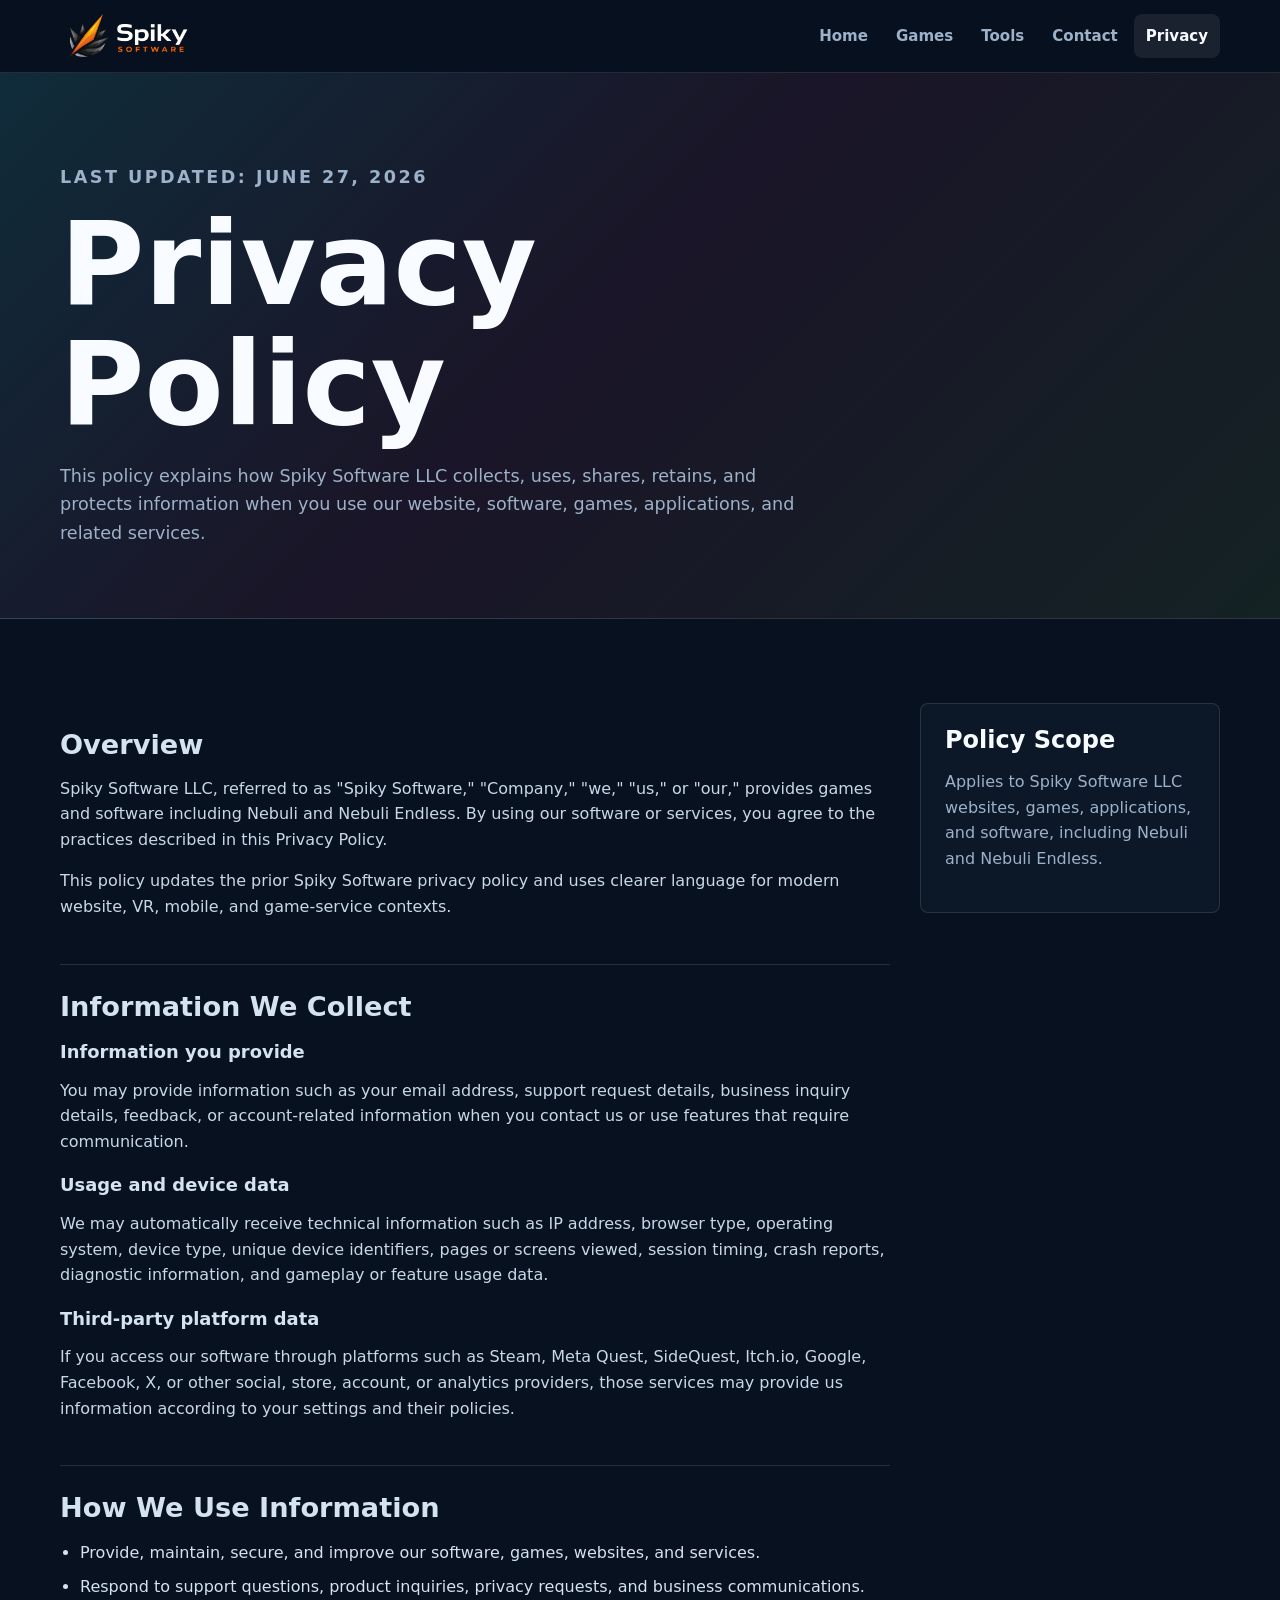
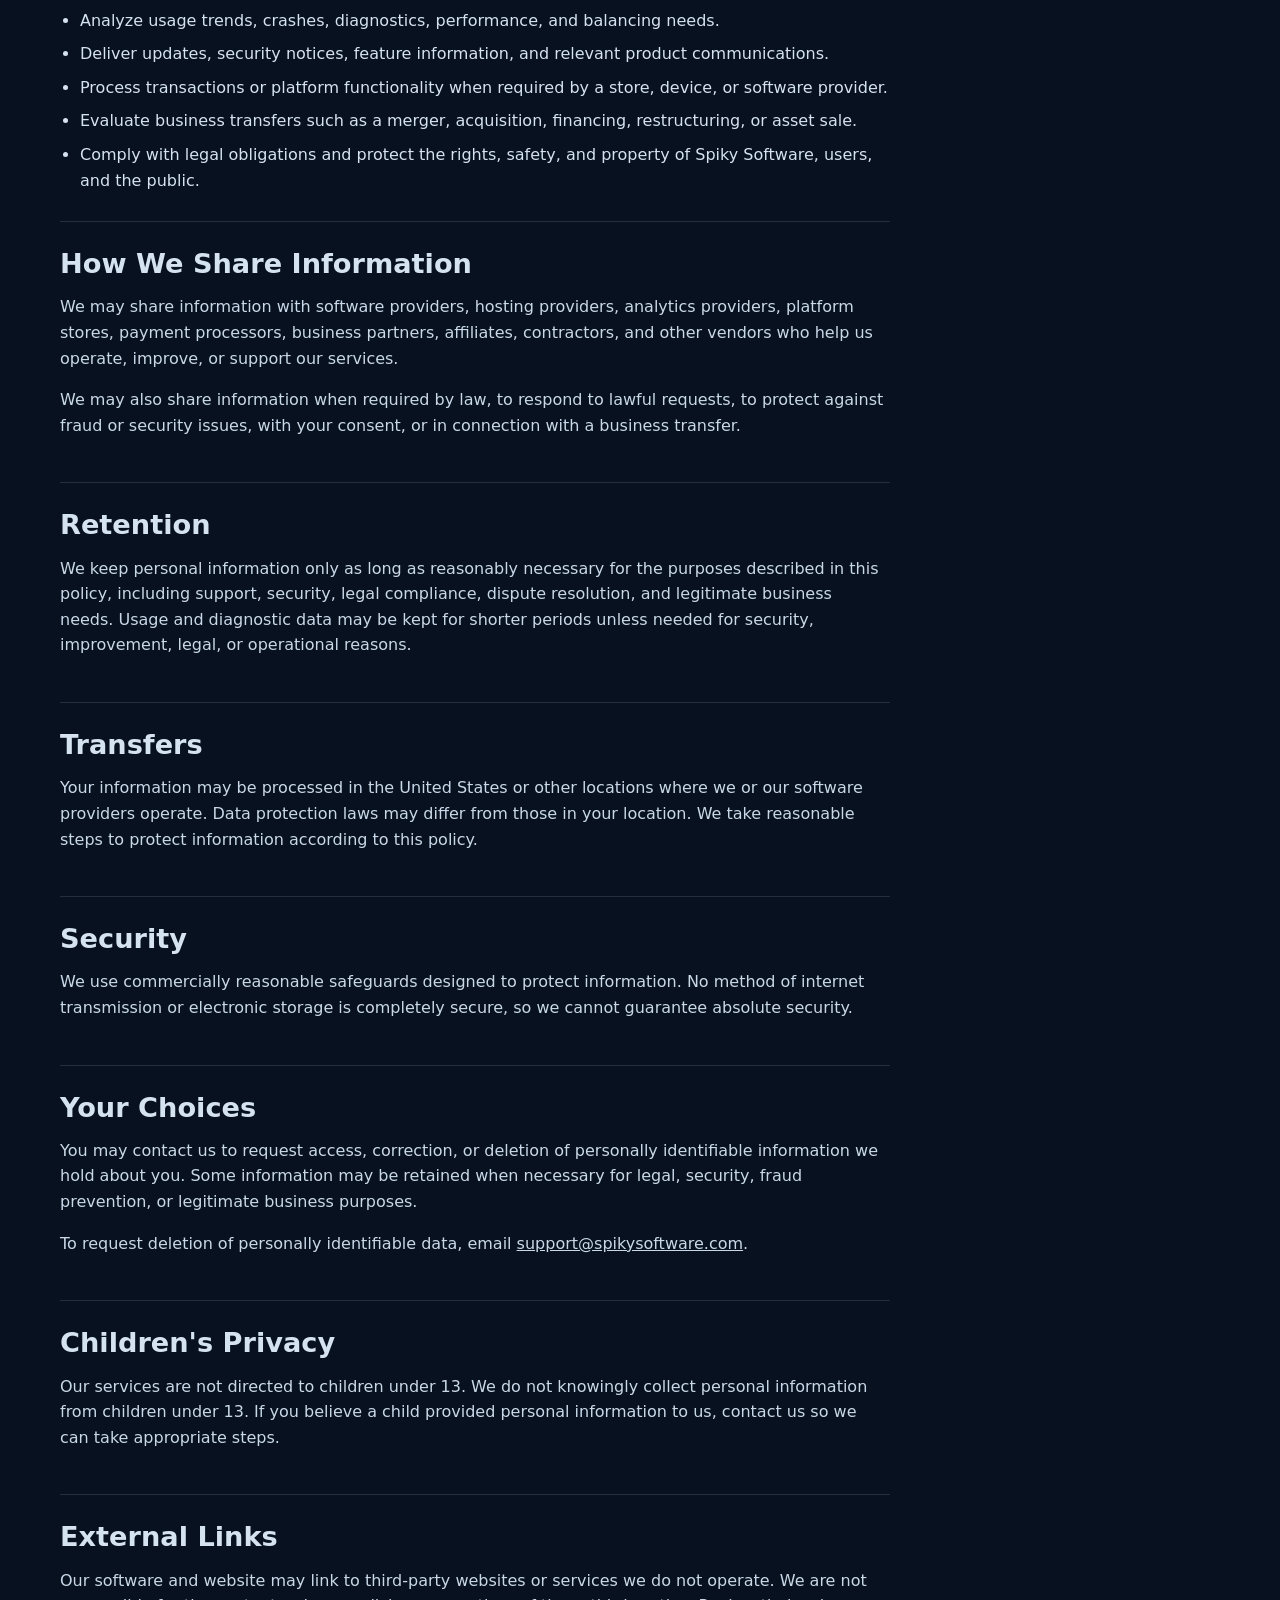
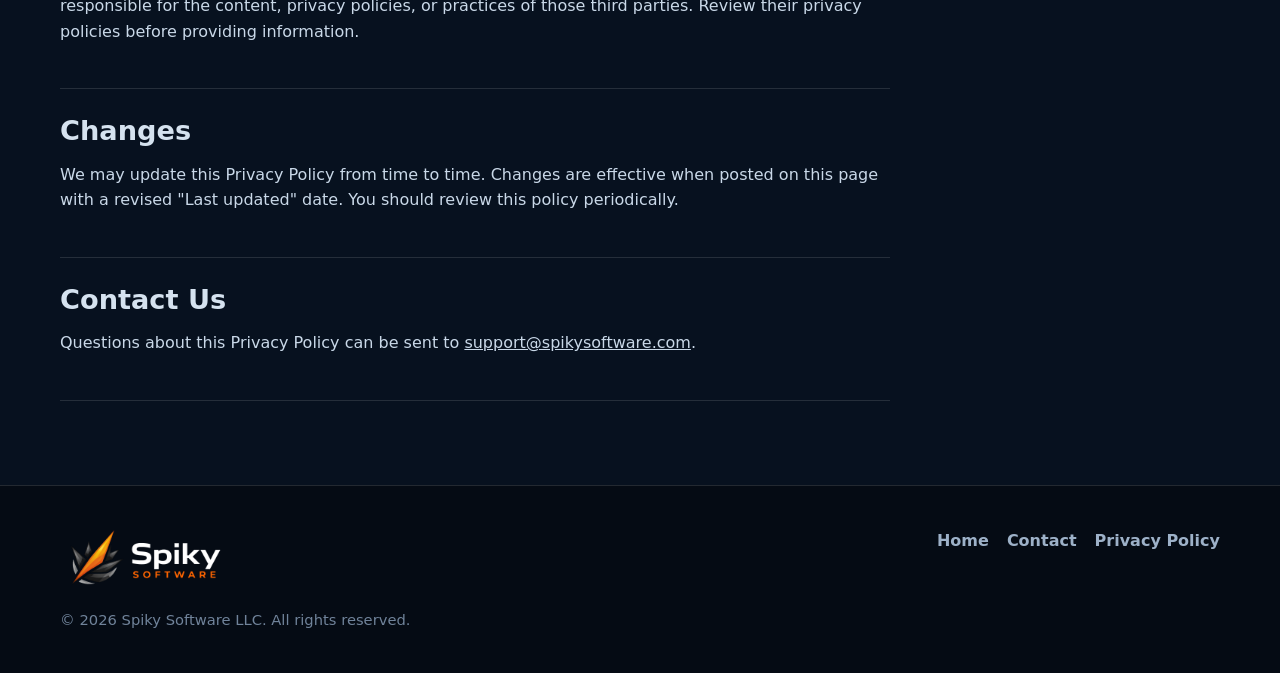
<file: privacy-policy.html>
<!doctype html>
<html lang="en">
  <head>
    <meta charset="utf-8">
    <meta name="viewport" content="width=device-width, initial-scale=1">
    <meta name="description" content="Updated privacy policy for Spiky Software LLC software, games, websites, and related services.">
    <title>Privacy Policy | Spiky Software</title>
    <link rel="icon" href="assets/favicon.png" type="image/png">
    <link rel="stylesheet" href="styles.css">
  </head>
  <body>
    <header class="site-header">
      <nav class="nav" aria-label="Primary navigation">
        <a class="brand" href="index.html">
          <img class="brand-logo" src="assets/spiky-logo-full.png" alt="Spiky Software">
        </a>
        <button class="nav-toggle" type="button" aria-label="Toggle navigation" aria-expanded="false">
          <span></span>
        </button>
        <div class="nav-links">
          <a href="index.html">Home</a>
          <a href="index.html#games">Games</a>
          <a href="index.html#tools">Tools</a>
          <a href="contact.html">Contact</a>
          <a href="privacy-policy.html" aria-current="page">Privacy</a>
        </div>
      </nav>
    </header>

    <main>
      <section class="page-hero">
        <div class="container">
          <p class="eyebrow">Last updated: June 27, 2026</p>
          <h1>Privacy Policy</h1>
          <p>This policy explains how Spiky Software LLC collects, uses, shares, retains, and protects information when you use our website, software, games, applications, and related services.</p>
        </div>
      </section>

      <section class="section">
        <div class="container policy-layout">
          <article class="policy-doc">
            <section>
              <h2>Overview</h2>
              <p>Spiky Software LLC, referred to as "Spiky Software," "Company," "we," "us," or "our," provides games and software including Nebuli and Nebuli Endless. By using our software or services, you agree to the practices described in this Privacy Policy.</p>
              <p>This policy updates the prior Spiky Software privacy policy and uses clearer language for modern website, VR, mobile, and game-service contexts.</p>
            </section>

            <section>
              <h2>Information We Collect</h2>
              <h3>Information you provide</h3>
              <p>You may provide information such as your email address, support request details, business inquiry details, feedback, or account-related information when you contact us or use features that require communication.</p>
              <h3>Usage and device data</h3>
              <p>We may automatically receive technical information such as IP address, browser type, operating system, device type, unique device identifiers, pages or screens viewed, session timing, crash reports, diagnostic information, and gameplay or feature usage data.</p>
              <h3>Third-party platform data</h3>
              <p>If you access our software through platforms such as Steam, Meta Quest, SideQuest, Itch.io, Google, Facebook, X, or other social, store, account, or analytics providers, those services may provide us information according to your settings and their policies.</p>
            </section>

            <section>
              <h2>How We Use Information</h2>
              <ul class="policy-list">
                <li>Provide, maintain, secure, and improve our software, games, websites, and services.</li>
                <li>Respond to support questions, product inquiries, privacy requests, and business communications.</li>
                <li>Analyze usage trends, crashes, diagnostics, performance, and balancing needs.</li>
                <li>Deliver updates, security notices, feature information, and relevant product communications.</li>
                <li>Process transactions or platform functionality when required by a store, device, or software provider.</li>
                <li>Evaluate business transfers such as a merger, acquisition, financing, restructuring, or asset sale.</li>
                <li>Comply with legal obligations and protect the rights, safety, and property of Spiky Software, users, and the public.</li>
              </ul>
            </section>

            <section>
              <h2>How We Share Information</h2>
              <p>We may share information with software providers, hosting providers, analytics providers, platform stores, payment processors, business partners, affiliates, contractors, and other vendors who help us operate, improve, or support our services.</p>
              <p>We may also share information when required by law, to respond to lawful requests, to protect against fraud or security issues, with your consent, or in connection with a business transfer.</p>
            </section>

            <section>
              <h2>Retention</h2>
              <p>We keep personal information only as long as reasonably necessary for the purposes described in this policy, including support, security, legal compliance, dispute resolution, and legitimate business needs. Usage and diagnostic data may be kept for shorter periods unless needed for security, improvement, legal, or operational reasons.</p>
            </section>

            <section>
              <h2>Transfers</h2>
              <p>Your information may be processed in the United States or other locations where we or our software providers operate. Data protection laws may differ from those in your location. We take reasonable steps to protect information according to this policy.</p>
            </section>

            <section>
              <h2>Security</h2>
              <p>We use commercially reasonable safeguards designed to protect information. No method of internet transmission or electronic storage is completely secure, so we cannot guarantee absolute security.</p>
            </section>

            <section>
              <h2>Your Choices</h2>
              <p>You may contact us to request access, correction, or deletion of personally identifiable information we hold about you. Some information may be retained when necessary for legal, security, fraud prevention, or legitimate business purposes.</p>
              <p>To request deletion of personally identifiable data, email <a href="mailto:support@spikysoftware.com">support@spikysoftware.com</a>.</p>
            </section>

            <section>
              <h2>Children's Privacy</h2>
              <p>Our services are not directed to children under 13. We do not knowingly collect personal information from children under 13. If you believe a child provided personal information to us, contact us so we can take appropriate steps.</p>
            </section>

            <section>
              <h2>External Links</h2>
              <p>Our software and website may link to third-party websites or services we do not operate. We are not responsible for the content, privacy policies, or practices of those third parties. Review their privacy policies before providing information.</p>
            </section>

            <section>
              <h2>Changes</h2>
              <p>We may update this Privacy Policy from time to time. Changes are effective when posted on this page with a revised "Last updated" date. You should review this policy periodically.</p>
            </section>

            <section>
              <h2>Contact Us</h2>
              <p>Questions about this Privacy Policy can be sent to <a href="mailto:support@spikysoftware.com">support@spikysoftware.com</a>.</p>
            </section>
          </article>

          <aside class="policy-aside">
            <h2>Policy Scope</h2>
            <p>Applies to Spiky Software LLC websites, games, applications, and software, including Nebuli and Nebuli Endless.</p>
          </aside>
        </div>
      </section>
    </main>

    <footer class="site-footer">
      <div class="footer-grid">
        <div>
          <a class="brand" href="index.html">
            <img class="brand-logo" src="assets/spiky-logo-full.png" alt="Spiky Software">
          </a>
          <p class="copyright">&copy; 2026 Spiky Software LLC. All rights reserved.</p>
        </div>
        <div class="footer-links">
          <a href="index.html">Home</a>
          <a href="contact.html">Contact</a>
          <a href="privacy-policy.html">Privacy Policy</a>
        </div>
      </div>
    </footer>
    <script src="script.js"></script>
  </body>
</html>
</file>
<file: styles.css>
:root {
  color-scheme: dark;
  --bg: #07111f;
  --panel: #0c1728;
  --panel-2: #111f34;
  --ink: #f8fbff;
  --muted: #9db1c8;
  --line: rgba(255, 255, 255, 0.12);
  --cyan: #4df0ff;
  --pink: #ff3d8b;
  --yellow: #ffe45c;
  --green: #b7ff5c;
  --max: 1160px;
}

* {
  box-sizing: border-box;
}

html {
  scroll-behavior: smooth;
}

body {
  margin: 0;
  background: var(--bg);
  color: var(--ink);
  font-family: Inter, ui-sans-serif, system-ui, -apple-system, BlinkMacSystemFont, "Segoe UI", sans-serif;
  line-height: 1.6;
}

img,
svg {
  display: block;
  max-width: 100%;
}

a {
  color: inherit;
}

.site-header {
  position: sticky;
  top: 0;
  z-index: 20;
  background: rgba(7, 17, 31, 0.88);
  border-bottom: 1px solid var(--line);
  backdrop-filter: blur(18px);
}

.nav {
  width: min(100% - 32px, var(--max));
  min-height: 72px;
  margin: 0 auto;
  display: flex;
  align-items: center;
  justify-content: space-between;
  gap: 24px;
}

.brand {
  display: inline-flex;
  align-items: center;
  text-decoration: none;
  font-weight: 800;
}

.brand-logo {
  width: min(220px, 52vw);
  height: 48px;
  object-fit: contain;
  object-position: left center;
}

.nav-toggle {
  display: none;
  width: 42px;
  height: 42px;
  padding: 0;
  border: 1px solid var(--line);
  border-radius: 8px;
  background: rgba(255, 255, 255, 0.05);
  color: var(--ink);
}

.nav-toggle span,
.nav-toggle::before,
.nav-toggle::after {
  content: "";
  display: block;
  width: 18px;
  height: 2px;
  margin: 4px auto;
  background: currentColor;
  border-radius: 2px;
}

.nav-links {
  display: flex;
  align-items: center;
  gap: 4px;
}

.nav-links a {
  padding: 10px 12px;
  border-radius: 8px;
  color: var(--muted);
  font-size: 0.94rem;
  font-weight: 700;
  text-decoration: none;
}

.nav-links a:hover,
.nav-links a:focus-visible,
.nav-links a[aria-current="page"] {
  color: var(--ink);
  background: rgba(255, 255, 255, 0.08);
  outline: none;
}

.hero {
  min-height: calc(82svh - 72px);
  display: grid;
  align-items: end;
  position: relative;
  overflow: hidden;
  background:
    linear-gradient(90deg, rgba(7, 17, 31, 0.98), rgba(7, 17, 31, 0.78) 52%, rgba(7, 17, 31, 0.34)),
    #07111f;
}

.hero::after {
  content: "";
  position: absolute;
  inset: auto 0 0;
  height: 42%;
  background: linear-gradient(0deg, var(--bg), rgba(7, 17, 31, 0));
  pointer-events: none;
}

.hero-content {
  position: relative;
  z-index: 1;
  width: min(100% - 32px, var(--max));
  margin: 0 auto;
  padding: 92px 0 84px;
}

.eyebrow {
  margin: 0 0 14px;
  color: var(--cyan);
  font-size: 0.82rem;
  font-weight: 900;
  letter-spacing: 0.14em;
  text-transform: uppercase;
}

h1,
h2,
h3 {
  margin: 0;
  line-height: 1.04;
}

h1 {
  max-width: 760px;
  font-size: clamp(3rem, 9vw, 7.5rem);
  letter-spacing: 0;
}

.hero-copy {
  max-width: 650px;
  margin: 22px 0 0;
  color: #d5e2ef;
  font-size: clamp(1.04rem, 2vw, 1.28rem);
}

.hero-actions,
.action-row {
  display: flex;
  flex-wrap: wrap;
  gap: 12px;
  margin-top: 28px;
}

.button {
  display: inline-flex;
  align-items: center;
  justify-content: center;
  min-height: 46px;
  padding: 0 18px;
  border: 1px solid transparent;
  border-radius: 8px;
  font-weight: 900;
  text-decoration: none;
}

.button.primary {
  background: var(--cyan);
  color: #07111f;
}

.button.secondary {
  border-color: var(--line);
  background: rgba(255, 255, 255, 0.07);
  color: var(--ink);
}

.button.tertiary {
  background: var(--yellow);
  color: #07111f;
}

.section {
  padding: 84px 0;
}

.section.alt {
  background: #0a1526;
}

.container {
  width: min(100% - 32px, var(--max));
  margin: 0 auto;
}

.section-heading {
  max-width: 760px;
  margin-bottom: 36px;
}

.section-heading p {
  margin: 14px 0 0;
  color: var(--muted);
  font-size: 1.08rem;
}

.kicker {
  color: var(--pink);
  font-size: 0.78rem;
  font-weight: 900;
  letter-spacing: 0.14em;
  text-transform: uppercase;
}

.product-grid,
.capability-grid,
.contact-grid {
  display: grid;
  grid-template-columns: repeat(2, minmax(0, 1fr));
  gap: 22px;
}

.product-card,
.capability,
.contact-panel,
.policy-aside {
  border: 1px solid var(--line);
  border-radius: 8px;
  background: var(--panel);
  overflow: hidden;
}

.product-card img {
  width: 100%;
  aspect-ratio: 16 / 9;
  object-fit: cover;
  background: var(--panel-2);
}

.product-body,
.capability,
.contact-panel,
.policy-aside {
  padding: 24px;
}

.product-meta,
.tag-list {
  display: flex;
  flex-wrap: wrap;
  gap: 8px;
  margin: 0 0 16px;
  padding: 0;
  list-style: none;
}

.product-meta li,
.tag-list li {
  padding: 5px 9px;
  border: 1px solid var(--line);
  border-radius: 999px;
  color: #dce8f5;
  font-size: 0.78rem;
  font-weight: 800;
}

.product-card h3,
.capability h3,
.contact-panel h2 {
  font-size: 1.35rem;
}

.product-card p,
.capability p,
.contact-panel p,
.policy-aside p {
  color: var(--muted);
}

.feature-list,
.policy-list {
  margin: 18px 0 0;
  padding-left: 20px;
  color: #d5e2ef;
}

.feature-list li + li,
.policy-list li + li {
  margin-top: 8px;
}

.capability-grid {
  grid-template-columns: repeat(3, minmax(0, 1fr));
}

.capability strong {
  display: inline-flex;
  width: 38px;
  height: 38px;
  align-items: center;
  justify-content: center;
  margin-bottom: 18px;
  border-radius: 8px;
  color: #07111f;
  background: var(--green);
  font-weight: 900;
}

.gallery {
  display: grid;
  grid-template-columns: repeat(3, minmax(0, 1fr));
  grid-auto-flow: dense;
  gap: 18px;
}

.gallery img {
  width: 100%;
  aspect-ratio: 16 / 9;
  object-fit: cover;
  border: 1px solid var(--line);
  border-radius: 8px;
  background: var(--panel-2);
}

.gallery-featured {
  grid-column: span 2;
}

.cta-band {
  background: linear-gradient(135deg, #12223a, #111827 52%, #27142a);
  border-top: 1px solid var(--line);
  border-bottom: 1px solid var(--line);
}

.cta-content {
  width: min(100% - 32px, var(--max));
  margin: 0 auto;
  padding: 58px 0;
  display: flex;
  align-items: center;
  justify-content: space-between;
  gap: 24px;
}

.cta-content p {
  max-width: 660px;
  margin: 10px 0 0;
  color: var(--muted);
}

.page-hero {
  padding: 90px 0 54px;
  background: linear-gradient(135deg, rgba(77, 240, 255, 0.12), rgba(255, 61, 139, 0.08) 46%, rgba(183, 255, 92, 0.07));
  border-bottom: 1px solid var(--line);
}

.page-hero p {
  max-width: 760px;
  color: var(--muted);
  font-size: 1.1rem;
}

.contact-link {
  display: inline-flex;
  margin-top: 8px;
  color: var(--cyan);
  font-weight: 900;
  word-break: break-word;
}

.policy-layout {
  display: grid;
  grid-template-columns: minmax(0, 1fr) 300px;
  gap: 30px;
  align-items: start;
}

.policy-doc {
  color: #d5e2ef;
}

.policy-doc section {
  padding: 28px 0;
  border-bottom: 1px solid var(--line);
}

.policy-doc h2 {
  margin-bottom: 12px;
  font-size: 1.7rem;
}

.policy-doc h3 {
  margin: 22px 0 10px;
  font-size: 1.12rem;
}

.policy-doc p {
  color: #c9d8e8;
}

.policy-aside {
  position: sticky;
  top: 96px;
}

.policy-aside a {
  color: var(--cyan);
  font-weight: 800;
}

.site-footer {
  background: #050b14;
  border-top: 1px solid var(--line);
}

.site-footer .brand-logo {
  width: min(190px, 58vw);
  height: auto;
}

.footer-grid {
  width: min(100% - 32px, var(--max));
  margin: 0 auto;
  padding: 42px 0;
  display: grid;
  grid-template-columns: 1fr auto;
  gap: 28px;
}

.footer-links {
  display: flex;
  flex-wrap: wrap;
  gap: 12px 18px;
  align-items: start;
}

.footer-links a {
  color: var(--muted);
  font-weight: 800;
  text-decoration: none;
}

.footer-links a:hover,
.footer-links a:focus-visible {
  color: var(--ink);
}

.copyright {
  margin: 12px 0 0;
  color: #70839a;
  font-size: 0.92rem;
}

@media (max-width: 860px) {
  .nav-toggle {
    display: block;
  }

  .nav-links {
    position: absolute;
    inset: 72px 16px auto;
    display: none;
    padding: 10px;
    border: 1px solid var(--line);
    border-radius: 8px;
    background: rgba(7, 17, 31, 0.97);
  }

  .nav-links.is-open {
    display: grid;
  }

  .product-grid,
  .capability-grid,
  .contact-grid,
  .gallery,
  .policy-layout,
  .footer-grid {
    grid-template-columns: 1fr;
  }

  .gallery-featured {
    grid-column: auto;
    grid-row: auto;
  }

  .cta-content {
    display: block;
  }

  .policy-aside {
    position: static;
  }
}

@media (max-width: 560px) {
  .hero-content {
    padding: 74px 0 62px;
  }

  .section {
    padding: 60px 0;
  }

  .button {
    width: 100%;
  }

  .product-body,
  .capability,
  .contact-panel,
  .policy-aside {
    padding: 20px;
  }
}
</file>
